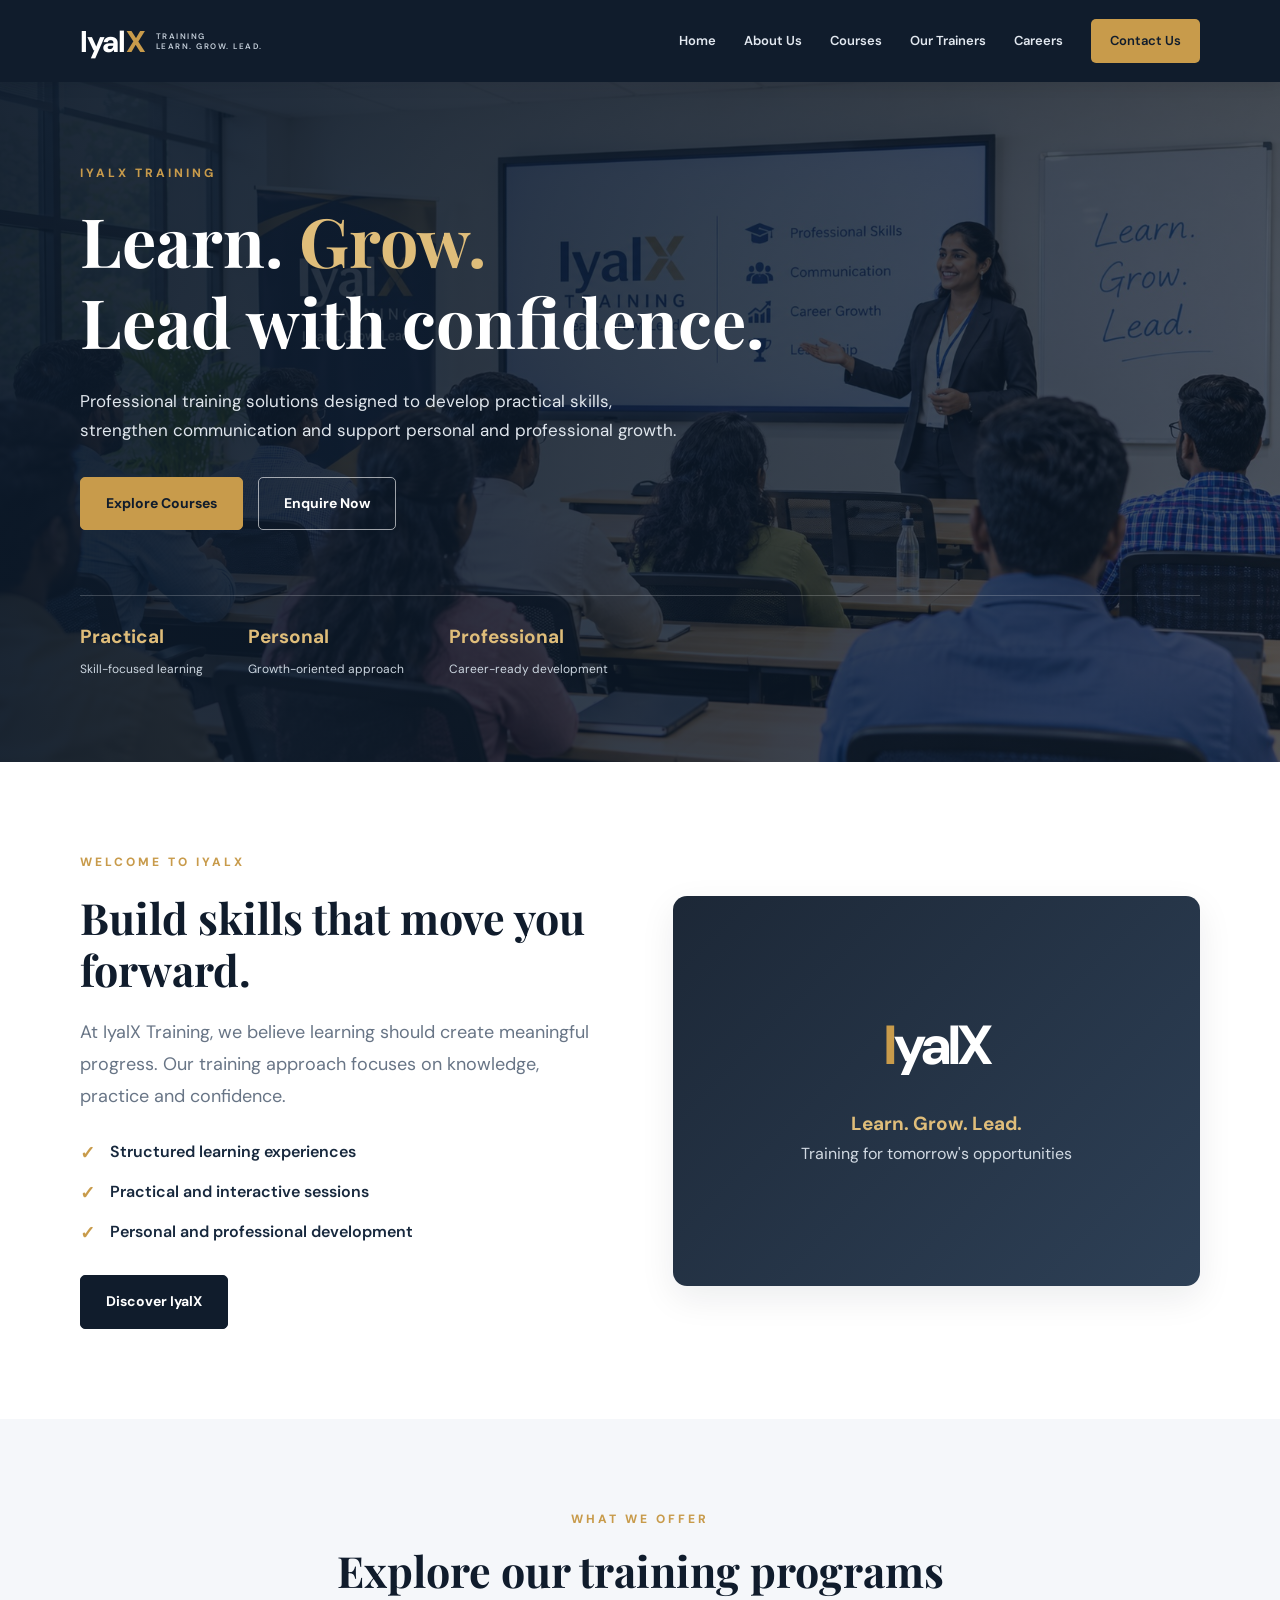
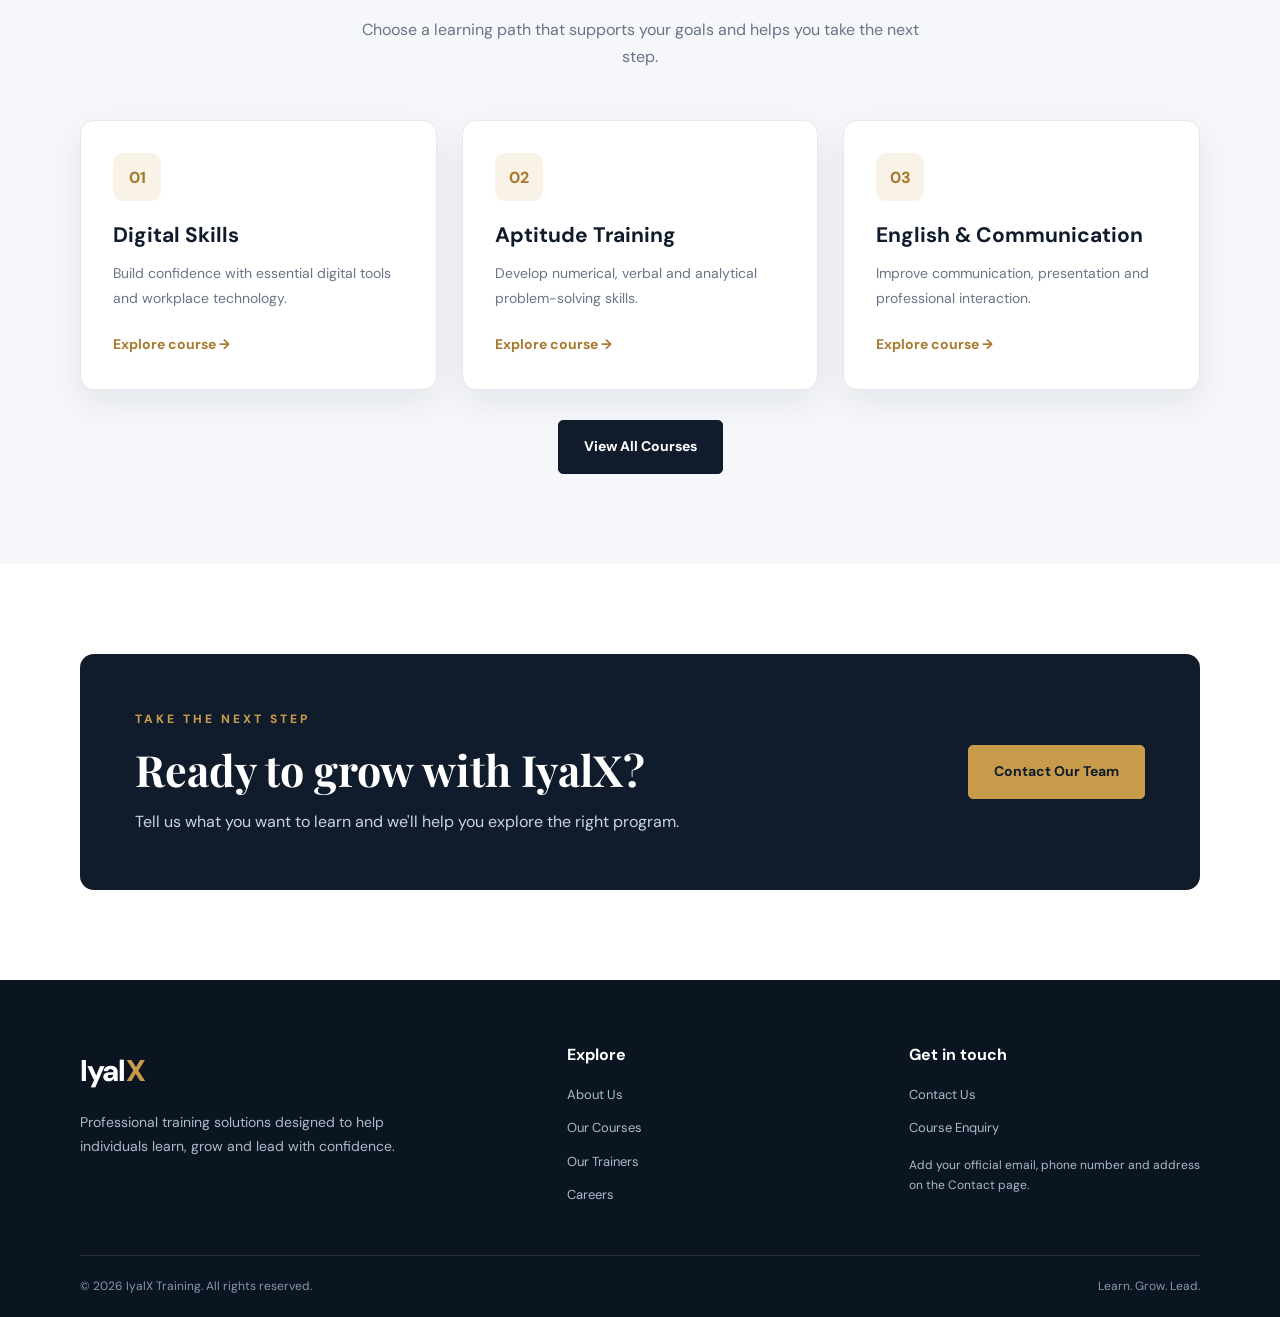
<file: index.html>
<!DOCTYPE html>
<html lang="en">
<head>
  <meta charset="UTF-8">
  <meta name="viewport" content="width=device-width, initial-scale=1.0">
  <meta name="description" content="IyalX Training offers professional training solutions to build skills, confidence and careers.">
  <meta name="theme-color" content="#101c2c">
  <title>Learn. Grow. Lead. | IyalX Training</title>
  <link rel="preconnect" href="https://fonts.googleapis.com">
  <link rel="preconnect" href="https://fonts.gstatic.com" crossorigin>
  <link href="https://fonts.googleapis.com/css2?family=DM+Sans:wght@400;500;600;700;800&family=Playfair+Display:wght@600;700&display=swap" rel="stylesheet">
  <link rel="stylesheet" href="style.css">
</head>
<body>

<header class="site-header">
  <div class="container navbar">
    <a class="logo" href="index.html" aria-label="IyalX Training home">
      Iyal<span>X</span><small>TRAINING<br>LEARN. GROW. LEAD.</small>
    </a>
    <button class="menu-toggle" type="button" aria-label="Open menu"
      aria-expanded="false" aria-controls="primary-navigation">☰</button>
    <nav class="nav-menu" id="primary-navigation" aria-label="Main navigation">
      <a href="index.html">Home</a>
      <a href="about.html">About Us</a>
      <a href="courses.html">Courses</a>
      <a href="trainers.html">Our Trainers</a>
      <a href="careers.html">Careers</a>
      <a class="nav-cta" href="contact.html">Contact Us</a>
    </nav>
  </div>
</header>

<main>
  <section class="hero">
    <div class="container hero-content">
      <p class="eyebrow">IYALX TRAINING</p>
      <h1>Learn. <span>Grow.</span><br>Lead with confidence.</h1>
      <p>Professional training solutions designed to develop practical skills,
        strengthen communication and support personal and professional growth.</p>
      <div class="hero-actions">
        <a class="btn" href="courses.html">Explore Courses</a>
        <a class="btn btn-outline" href="contact.html">Enquire Now</a>
      </div>
      <div class="stat-strip">
        <div class="stat">
          <strong>Practical</strong>
          <span>Skill-focused learning</span>
        </div>
        <div class="stat">
          <strong>Personal</strong>
          <span>Growth-oriented approach</span>
        </div>
        <div class="stat">
          <strong>Professional</strong>
          <span>Career-ready development</span>
        </div>
      </div>
    </div>
  </section>

  <section class="section">
    <div class="container split">
      <div>
        <p class="eyebrow">WELCOME TO IYALX</p>
        <h2>Build skills that move you forward.</h2>
        <p class="lead">At IyalX Training, we believe learning should create meaningful progress.
          Our training approach focuses on knowledge, practice and confidence.</p>
        <ul class="check-list">
          <li>Structured learning experiences</li>
          <li>Practical and interactive sessions</li>
          <li>Personal and professional development</li>
        </ul>
        <a class="btn btn-dark" href="about.html">Discover IyalX</a>
      </div>
      <div class="visual-panel">
        <div>
          <div class="mark">IyalX</div>
          <strong>Learn. Grow. Lead.</strong>
          <p style="color:#d1d9e2">Training for tomorrow's opportunities</p>
        </div>
      </div>
    </div>
  </section>

  <section class="section section-soft">
    <div class="container">
      <div class="section-heading center">
        <p class="eyebrow">WHAT WE OFFER</p>
        <h2>Explore our training programs</h2>
        <p>Choose a learning path that supports your goals and helps you take the next step.</p>
      </div>
      <div class="grid grid-3">
        <article class="card course-card">
          <div class="icon-box">01</div>
          <h3>Digital Skills</h3>
          <p>Build confidence with essential digital tools and workplace technology.</p>
          <a class="course-link" href="courses.html">Explore course →</a>
        </article>
        <article class="card course-card">
          <div class="icon-box">02</div>
          <h3>Aptitude Training</h3>
          <p>Develop numerical, verbal and analytical problem-solving skills.</p>
          <a class="course-link" href="courses.html">Explore course →</a>
        </article>
        <article class="card course-card">
          <div class="icon-box">03</div>
          <h3>English & Communication</h3>
          <p>Improve communication, presentation and professional interaction.</p>
          <a class="course-link" href="courses.html">Explore course →</a>
        </article>
      </div>
      <div style="text-align:center;margin-top:30px">
        <a class="btn btn-dark" href="courses.html">View All Courses</a>
      </div>
    </div>
  </section>

  <section class="section">
    <div class="container">
      <div class="cta-band">
        <div>
          <p class="eyebrow">TAKE THE NEXT STEP</p>
          <h2>Ready to grow with IyalX?</h2>
          <p>Tell us what you want to learn and we'll help you explore the right program.</p>
        </div>
        <a class="btn" href="contact.html">Contact Our Team</a>
      </div>
    </div>
  </section>
</main>

<footer class="footer">
  <div class="container">
    <div class="footer-grid">
      <div>
        <a class="logo" href="index.html">Iyal<span>X</span></a>
        <p style="margin-top:15px;max-width:360px">
          Professional training solutions designed to help individuals
          learn, grow and lead with confidence.
        </p>
      </div>
      <div>
        <h3>Explore</h3>
        <div class="footer-links">
          <a href="about.html">About Us</a>
          <a href="courses.html">Our Courses</a>
          <a href="trainers.html">Our Trainers</a>
          <a href="careers.html">Careers</a>
        </div>
      </div>
      <div>
        <h3>Get in touch</h3>
        <div class="footer-links">
          <a href="contact.html">Contact Us</a>
          <a href="contact.html#enquiry">Course Enquiry</a>
        </div>
        <p class="small-note">Add your official email, phone number and address on the Contact page.</p>
      </div>
    </div>
    <div class="footer-bottom">
      <span>© <span data-year></span> IyalX Training. All rights reserved.</span>
      <span>Learn. Grow. Lead.</span>
    </div>
  </div>
</footer>

<script src="script.js" defer></script>
</body>
</html>
</file>
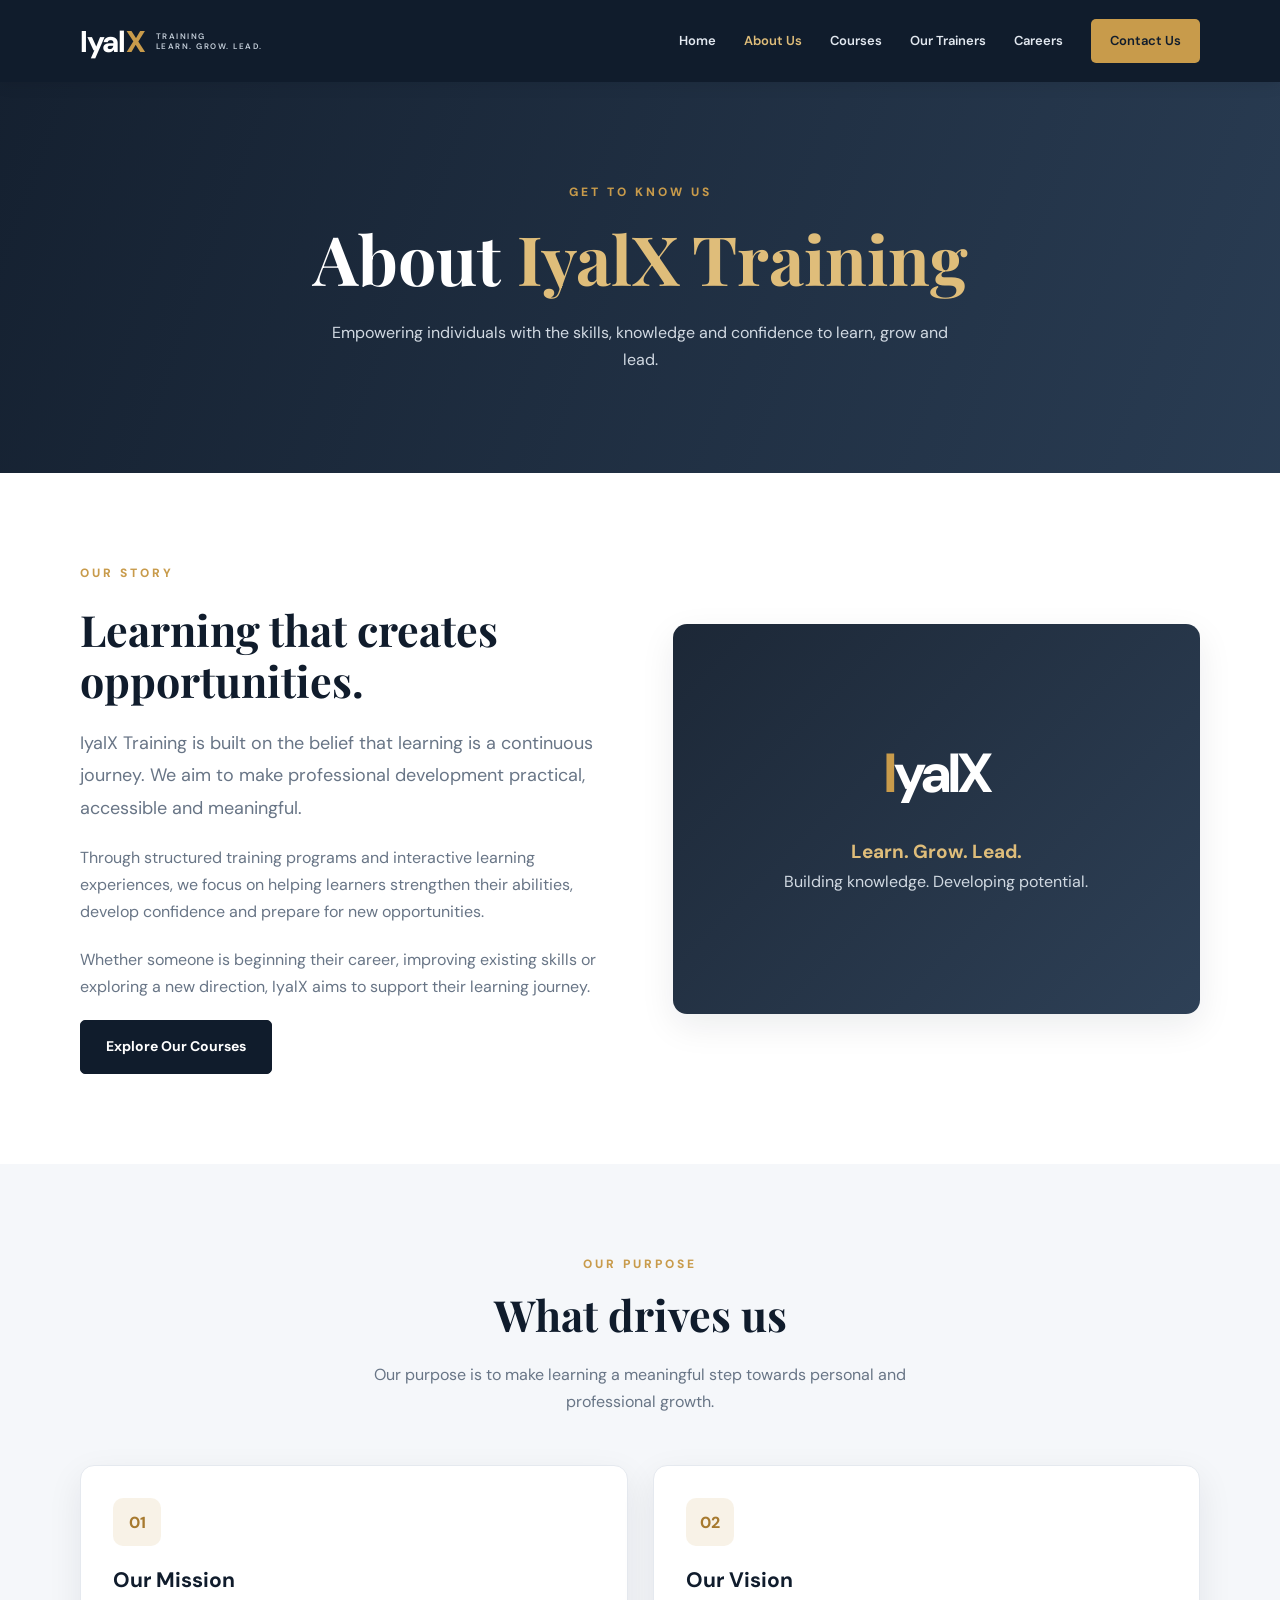
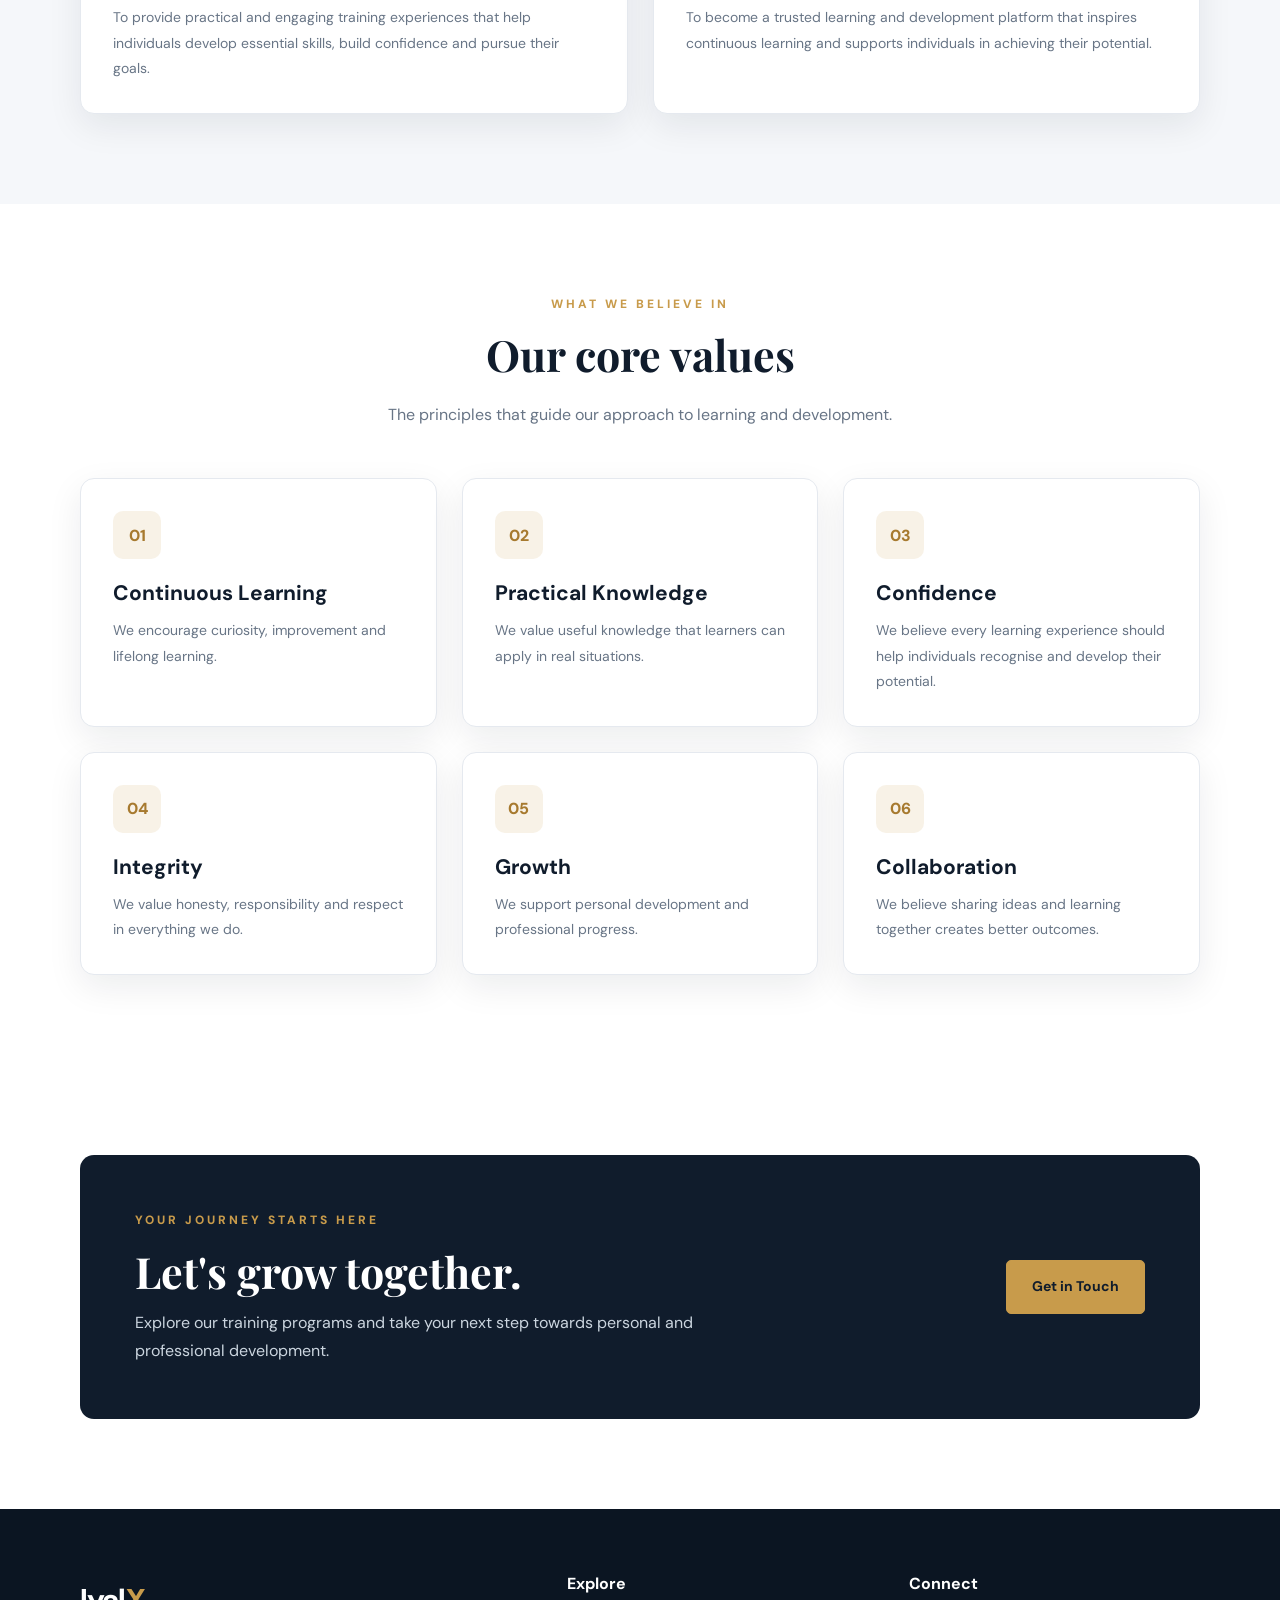
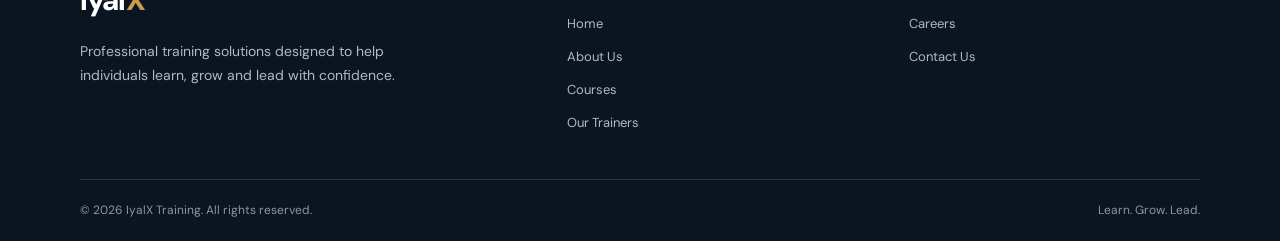
<file: about.html>
<!DOCTYPE html>
<html lang="en">
<head>
  <meta charset="UTF-8">
  <meta name="viewport" content="width=device-width, initial-scale=1.0">
  <meta name="description" content="Discover IyalX Training, our mission, vision and commitment to professional development.">
  <meta name="theme-color" content="#101c2c">
  <title>About Us | IyalX Training</title>

  <link rel="preconnect" href="https://fonts.googleapis.com">
  <link rel="preconnect" href="https://fonts.gstatic.com" crossorigin>
  <link href="https://fonts.googleapis.com/css2?family=DM+Sans:wght@400;500;600;700;800&family=Playfair+Display:wght@600;700&display=swap" rel="stylesheet">

  <link rel="stylesheet" href="style.css">
</head>

<body>

<header class="site-header">
  <div class="container navbar">

    <a class="logo" href="index.html">
      Iyal<span>X</span>
      <small>TRAINING<br>LEARN. GROW. LEAD.</small>
    </a>

    <button class="menu-toggle" type="button"
      aria-label="Open menu" aria-expanded="false"
      aria-controls="primary-navigation">☰</button>

    <nav class="nav-menu" id="primary-navigation" aria-label="Main navigation">
      <a href="index.html">Home</a>
      <a href="about.html" aria-current="page">About Us</a>
      <a href="courses.html">Courses</a>
      <a href="trainers.html">Our Trainers</a>
      <a href="careers.html">Careers</a>
      <a class="nav-cta" href="contact.html">Contact Us</a>
    </nav>

  </div>
</header>

<main>

  <!-- ABOUT HERO -->

  <section class="page-hero">
    <div class="container">
      <p class="eyebrow">GET TO KNOW US</p>
      <h1>About <span>IyalX Training</span></h1>
      <p>
        Empowering individuals with the skills, knowledge and confidence
        to learn, grow and lead.
      </p>
    </div>
  </section>


  <!-- OUR STORY -->

  <section class="section">
    <div class="container split">

      <div>
        <p class="eyebrow">OUR STORY</p>
        <h2>Learning that creates opportunities.</h2>

        <p class="lead">
          IyalX Training is built on the belief that learning is a
          continuous journey. We aim to make professional development
          practical, accessible and meaningful.
        </p>

        <p>
          Through structured training programs and interactive learning
          experiences, we focus on helping learners strengthen their
          abilities, develop confidence and prepare for new opportunities.
        </p>

        <p>
          Whether someone is beginning their career, improving existing
          skills or exploring a new direction, IyalX aims to support
          their learning journey.
        </p>

        <a href="courses.html" class="btn btn-dark">Explore Our Courses</a>
      </div>

      <div class="visual-panel">
        <div>
          <div class="mark">IyalX</div>
          <strong>Learn. Grow. Lead.</strong>
          <p style="color:#d1d9e2">
            Building knowledge. Developing potential.
          </p>
        </div>
      </div>

    </div>
  </section>


  <!-- MISSION AND VISION -->

  <section class="section section-soft">
    <div class="container">

      <div class="section-heading center">
        <p class="eyebrow">OUR PURPOSE</p>
        <h2>What drives us</h2>
        <p>
          Our purpose is to make learning a meaningful step towards
          personal and professional growth.
        </p>
      </div>

      <div class="grid grid-2">

        <article class="card">
          <div class="icon-box">01</div>
          <h3>Our Mission</h3>
          <p>
            To provide practical and engaging training experiences
            that help individuals develop essential skills, build
            confidence and pursue their goals.
          </p>
        </article>

        <article class="card">
          <div class="icon-box">02</div>
          <h3>Our Vision</h3>
          <p>
            To become a trusted learning and development platform
            that inspires continuous learning and supports individuals
            in achieving their potential.
          </p>
        </article>

      </div>

    </div>
  </section>


  <!-- OUR VALUES -->

  <section class="section">
    <div class="container">

      <div class="section-heading center">
        <p class="eyebrow">WHAT WE BELIEVE IN</p>
        <h2>Our core values</h2>
        <p>
          The principles that guide our approach to learning and development.
        </p>
      </div>

      <div class="grid grid-3">

        <article class="card">
          <div class="icon-box">01</div>
          <h3>Continuous Learning</h3>
          <p>
            We encourage curiosity, improvement and lifelong learning.
          </p>
        </article>

        <article class="card">
          <div class="icon-box">02</div>
          <h3>Practical Knowledge</h3>
          <p>
            We value useful knowledge that learners can apply in real situations.
          </p>
        </article>

        <article class="card">
          <div class="icon-box">03</div>
          <h3>Confidence</h3>
          <p>
            We believe every learning experience should help individuals
            recognise and develop their potential.
          </p>
        </article>

        <article class="card">
          <div class="icon-box">04</div>
          <h3>Integrity</h3>
          <p>
            We value honesty, responsibility and respect in everything we do.
          </p>
        </article>

        <article class="card">
          <div class="icon-box">05</div>
          <h3>Growth</h3>
          <p>
            We support personal development and professional progress.
          </p>
        </article>

        <article class="card">
          <div class="icon-box">06</div>
          <h3>Collaboration</h3>
          <p>
            We believe sharing ideas and learning together creates better outcomes.
          </p>
        </article>

      </div>

    </div>
  </section>


  <!-- CTA -->

  <section class="section">
    <div class="container">

      <div class="cta-band">
        <div>
          <p class="eyebrow">YOUR JOURNEY STARTS HERE</p>
          <h2>Let's grow together.</h2>
          <p>
            Explore our training programs and take your next step
            towards personal and professional development.
          </p>
        </div>

        <a href="contact.html" class="btn">Get in Touch</a>
      </div>

    </div>
  </section>

</main>


<!-- FOOTER -->

<footer class="footer">
  <div class="container">

    <div class="footer-grid">

      <div>
        <a class="logo" href="index.html">Iyal<span>X</span></a>
        <p style="margin-top:15px;max-width:360px">
          Professional training solutions designed to help individuals
          learn, grow and lead with confidence.
        </p>
      </div>

      <div>
        <h3>Explore</h3>
        <div class="footer-links">
          <a href="index.html">Home</a>
          <a href="about.html">About Us</a>
          <a href="courses.html">Courses</a>
          <a href="trainers.html">Our Trainers</a>
        </div>
      </div>

      <div>
        <h3>Connect</h3>
        <div class="footer-links">
          <a href="careers.html">Careers</a>
          <a href="contact.html">Contact Us</a>
        </div>
      </div>

    </div>

    <div class="footer-bottom">
      <span>© <span data-year></span> IyalX Training. All rights reserved.</span>
      <span>Learn. Grow. Lead.</span>
    </div>

  </div>
</footer>

<script src="script.js" defer></script>

</body>
</html>
</file>
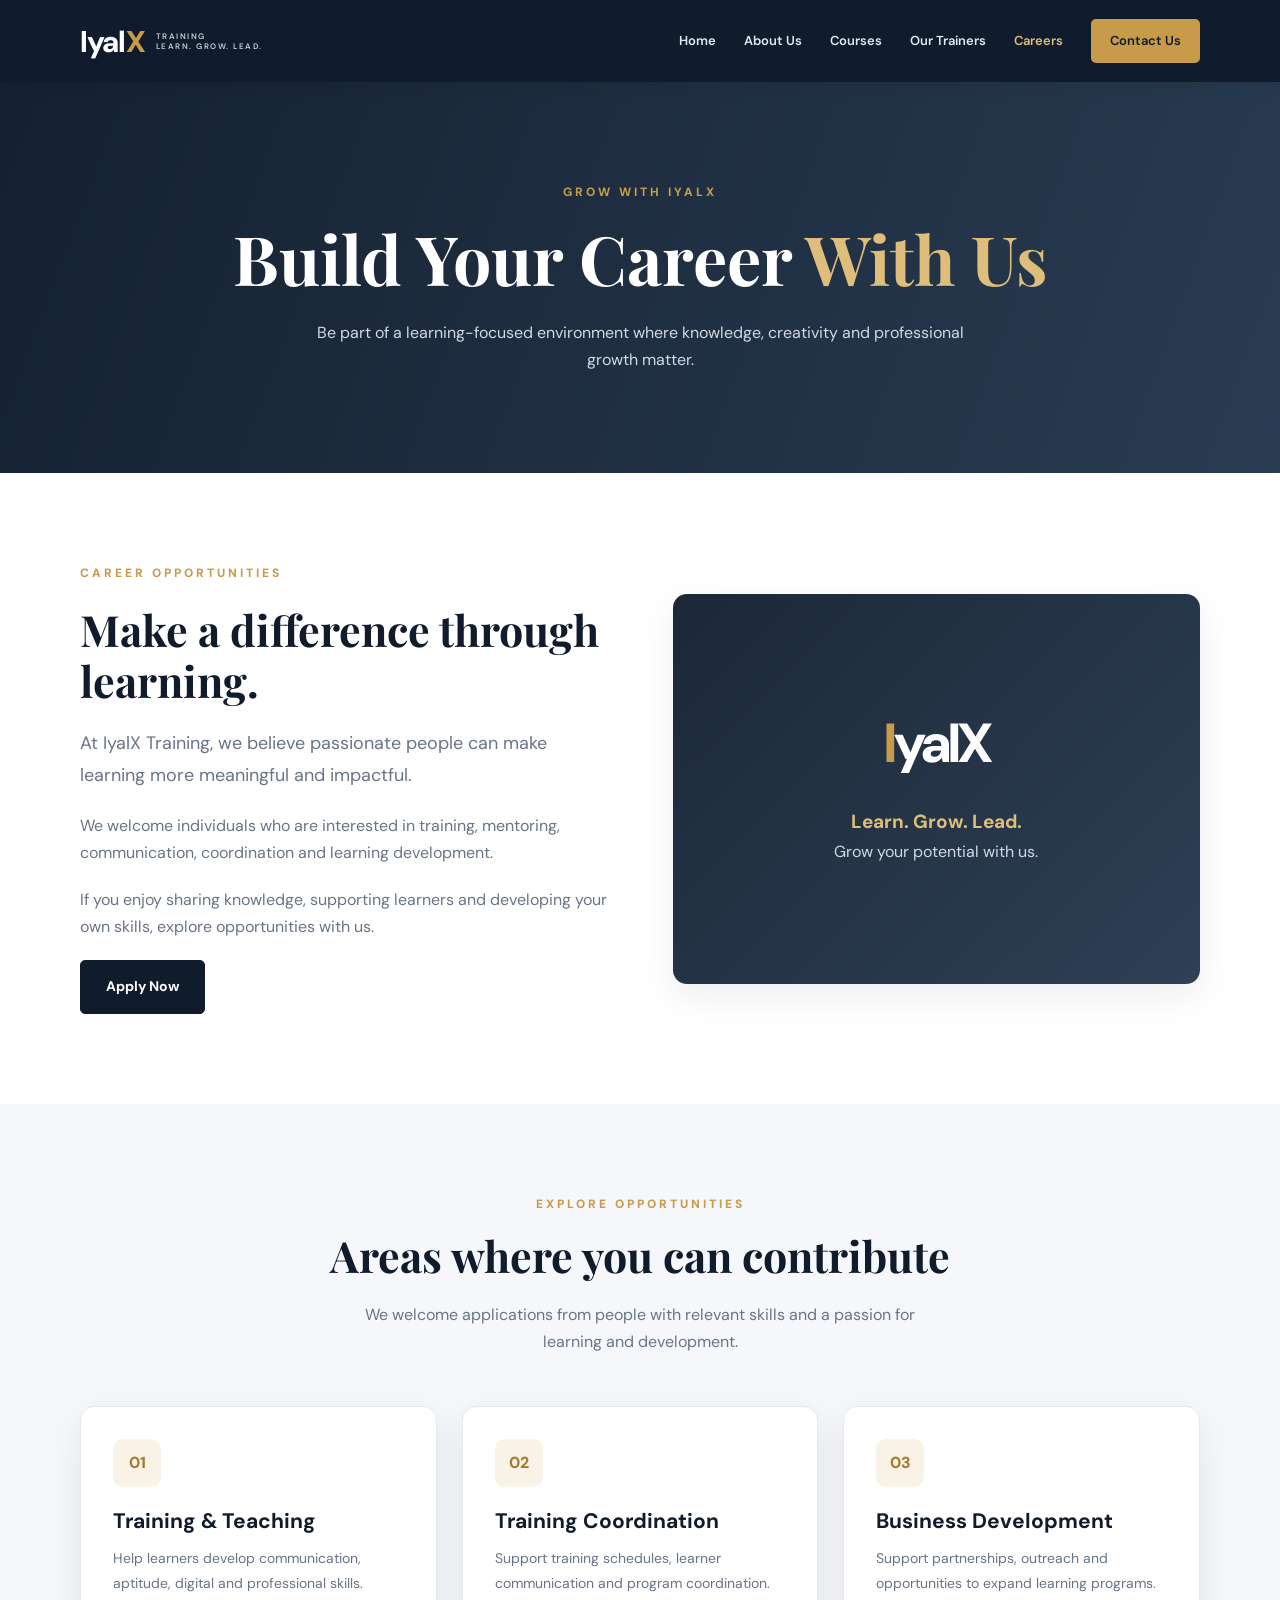
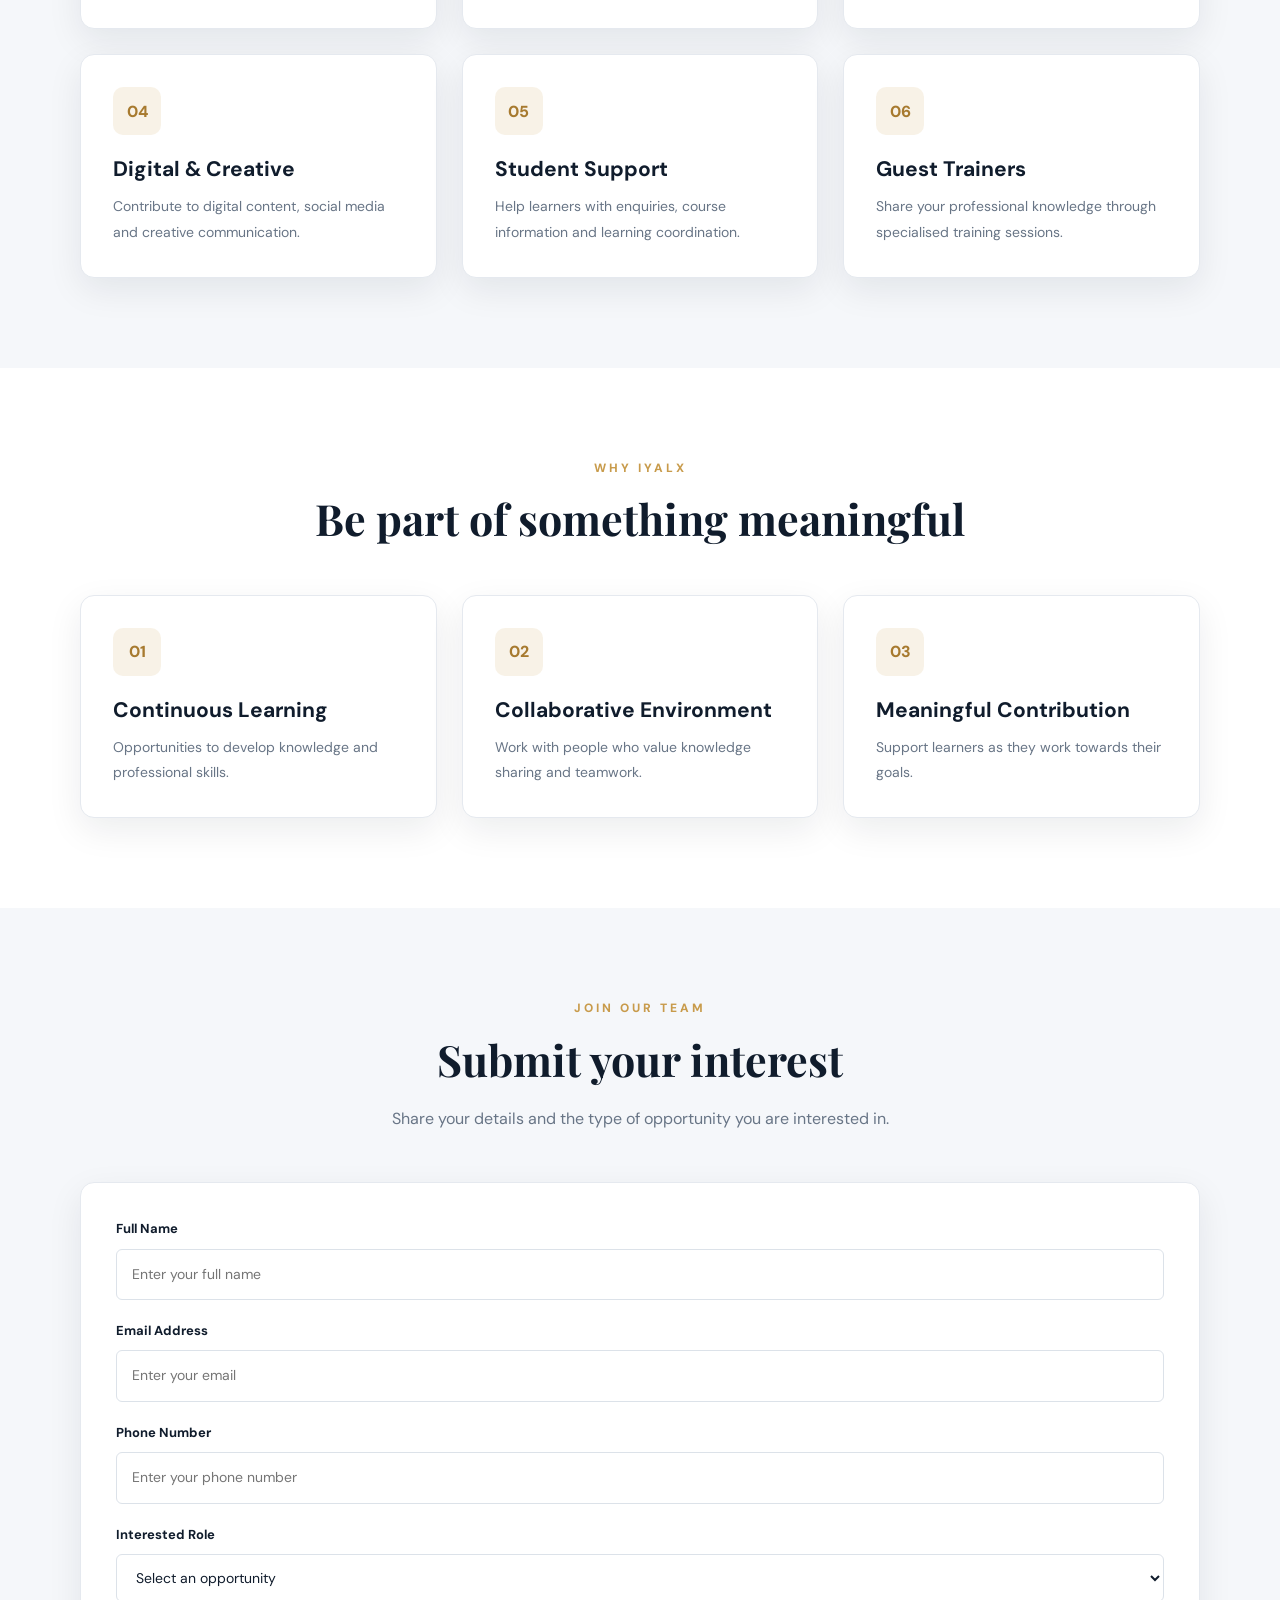
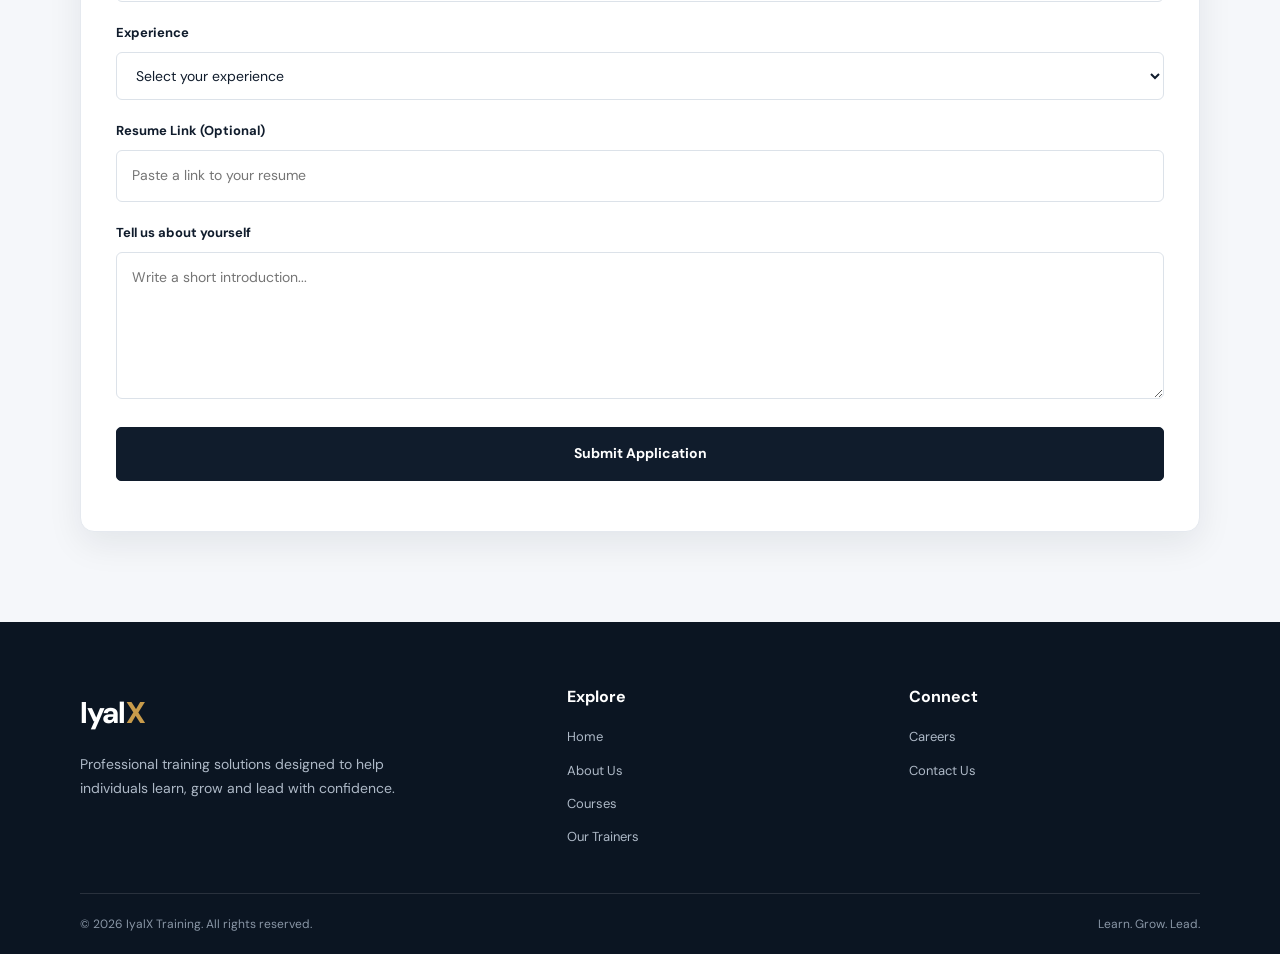
<file: careers.html>
<!DOCTYPE html>
<html lang="en">
<head>
  <meta charset="UTF-8">
  <meta name="viewport" content="width=device-width, initial-scale=1.0">
  <meta name="description" content="Explore career and trainer opportunities with IyalX Training.">
  <meta name="theme-color" content="#101c2c">
  <title>Careers | IyalX Training</title>

  <link rel="preconnect" href="https://fonts.googleapis.com">
  <link rel="preconnect" href="https://fonts.gstatic.com" crossorigin>
  <link href="https://fonts.googleapis.com/css2?family=DM+Sans:wght@400;500;600;700;800&family=Playfair+Display:wght@600;700&display=swap" rel="stylesheet">

  <link rel="stylesheet" href="style.css">
</head>

<body>

<header class="site-header">
  <div class="container navbar">

    <a class="logo" href="index.html">
      Iyal<span>X</span>
      <small>TRAINING<br>LEARN. GROW. LEAD.</small>
    </a>

    <button class="menu-toggle" type="button"
      aria-label="Open menu" aria-expanded="false"
      aria-controls="primary-navigation">☰</button>

    <nav class="nav-menu" id="primary-navigation" aria-label="Main navigation">
      <a href="index.html">Home</a>
      <a href="about.html">About Us</a>
      <a href="courses.html">Courses</a>
      <a href="trainers.html">Our Trainers</a>
      <a href="careers.html" aria-current="page">Careers</a>
      <a class="nav-cta" href="contact.html">Contact Us</a>
    </nav>

  </div>
</header>

<main>

  <!-- PAGE HERO -->

  <section class="page-hero">
    <div class="container">
      <p class="eyebrow">GROW WITH IYALX</p>
      <h1>Build Your Career <span>With Us</span></h1>
      <p>
        Be part of a learning-focused environment where knowledge,
        creativity and professional growth matter.
      </p>
    </div>
  </section>


  <!-- INTRODUCTION -->

  <section class="section">
    <div class="container split">

      <div>
        <p class="eyebrow">CAREER OPPORTUNITIES</p>
        <h2>Make a difference through learning.</h2>

        <p class="lead">
          At IyalX Training, we believe passionate people can make
          learning more meaningful and impactful.
        </p>

        <p>
          We welcome individuals who are interested in training,
          mentoring, communication, coordination and learning
          development.
        </p>

        <p>
          If you enjoy sharing knowledge, supporting learners and
          developing your own skills, explore opportunities with us.
        </p>

        <a href="#application" class="btn btn-dark">Apply Now</a>
      </div>

      <div class="visual-panel">
        <div>
          <div class="mark">IyalX</div>
          <strong>Learn. Grow. Lead.</strong>
          <p style="color:#d1d9e2">
            Grow your potential with us.
          </p>
        </div>
      </div>

    </div>
  </section>


  <!-- OPPORTUNITIES -->

  <section class="section section-soft">
    <div class="container">

      <div class="section-heading center">
        <p class="eyebrow">EXPLORE OPPORTUNITIES</p>
        <h2>Areas where you can contribute</h2>
        <p>
          We welcome applications from people with relevant
          skills and a passion for learning and development.
        </p>
      </div>

      <div class="grid grid-3">

        <article class="card">
          <div class="icon-box">01</div>
          <h3>Training & Teaching</h3>
          <p>
            Help learners develop communication, aptitude,
            digital and professional skills.
          </p>
        </article>

        <article class="card">
          <div class="icon-box">02</div>
          <h3>Training Coordination</h3>
          <p>
            Support training schedules, learner communication
            and program coordination.
          </p>
        </article>

        <article class="card">
          <div class="icon-box">03</div>
          <h3>Business Development</h3>
          <p>
            Support partnerships, outreach and opportunities
            to expand learning programs.
          </p>
        </article>

        <article class="card">
          <div class="icon-box">04</div>
          <h3>Digital & Creative</h3>
          <p>
            Contribute to digital content, social media
            and creative communication.
          </p>
        </article>

        <article class="card">
          <div class="icon-box">05</div>
          <h3>Student Support</h3>
          <p>
            Help learners with enquiries, course information
            and learning coordination.
          </p>
        </article>

        <article class="card">
          <div class="icon-box">06</div>
          <h3>Guest Trainers</h3>
          <p>
            Share your professional knowledge through
            specialised training sessions.
          </p>
        </article>

      </div>

    </div>
  </section>


  <!-- WHY JOIN US -->

  <section class="section">
    <div class="container">

      <div class="section-heading center">
        <p class="eyebrow">WHY IYALX</p>
        <h2>Be part of something meaningful</h2>
      </div>

      <div class="grid grid-3">

        <article class="card">
          <div class="icon-box">01</div>
          <h3>Continuous Learning</h3>
          <p>
            Opportunities to develop knowledge and professional skills.
          </p>
        </article>

        <article class="card">
          <div class="icon-box">02</div>
          <h3>Collaborative Environment</h3>
          <p>
            Work with people who value knowledge sharing and teamwork.
          </p>
        </article>

        <article class="card">
          <div class="icon-box">03</div>
          <h3>Meaningful Contribution</h3>
          <p>
            Support learners as they work towards their goals.
          </p>
        </article>

      </div>

    </div>
  </section>


  <!-- APPLICATION FORM -->

  <section class="section section-soft" id="application">
    <div class="container">

      <div class="section-heading center">
        <p class="eyebrow">JOIN OUR TEAM</p>
        <h2>Submit your interest</h2>
        <p>
          Share your details and the type of opportunity
          you are interested in.
        </p>
      </div>

      <div class="form-card">

        <form id="careerForm">

          <div class="form-group">
            <label for="applicantName">Full Name</label>
            <input
              type="text"
              id="applicantName"
              name="name"
              placeholder="Enter your full name"
              required>
          </div>

          <div class="form-group">
            <label for="applicantEmail">Email Address</label>
            <input
              type="email"
              id="applicantEmail"
              name="email"
              placeholder="Enter your email"
              required>
          </div>

          <div class="form-group">
            <label for="applicantPhone">Phone Number</label>
            <input
              type="tel"
              id="applicantPhone"
              name="phone"
              placeholder="Enter your phone number"
              required>
          </div>

          <div class="form-group">
            <label for="jobRole">Interested Role</label>
            <select id="jobRole" name="role" required>
              <option value="">Select an opportunity</option>
              <option value="Trainer">Trainer</option>
              <option value="Training Coordinator">Training Coordinator</option>
              <option value="Business Development">Business Development</option>
              <option value="Digital and Creative">Digital & Creative</option>
              <option value="Student Support">Student Support</option>
              <option value="Guest Trainer">Guest Trainer</option>
              <option value="Other">Other</option>
            </select>
          </div>

          <div class="form-group">
            <label for="experience">Experience</label>
            <select id="experience" name="experience" required>
              <option value="">Select your experience</option>
              <option value="Fresher">Fresher</option>
              <option value="1-2 Years">1–2 Years</option>
              <option value="3-5 Years">3–5 Years</option>
              <option value="5+ Years">5+ Years</option>
            </select>
          </div>

          <div class="form-group">
            <label for="resumeLink">Resume Link (Optional)</label>
            <input
              type="url"
              id="resumeLink"
              name="resume"
              placeholder="Paste a link to your resume">
          </div>

          <div class="form-group">
            <label for="applicantMessage">Tell us about yourself</label>
            <textarea
              id="applicantMessage"
              name="message"
              rows="5"
              placeholder="Write a short introduction..."
              required></textarea>
          </div>

          <button type="submit" class="btn btn-dark">
            Submit Application
          </button>

          <p id="careerMessage" class="form-message" aria-live="polite"></p>

        </form>

      </div>

    </div>
  </section>

</main>


<!-- FOOTER -->

<footer class="footer">
  <div class="container">

    <div class="footer-grid">

      <div>
        <a class="logo" href="index.html">Iyal<span>X</span></a>
        <p style="margin-top:15px;max-width:360px">
          Professional training solutions designed to help individuals
          learn, grow and lead with confidence.
        </p>
      </div>

      <div>
        <h3>Explore</h3>
        <div class="footer-links">
          <a href="index.html">Home</a>
          <a href="about.html">About Us</a>
          <a href="courses.html">Courses</a>
          <a href="trainers.html">Our Trainers</a>
        </div>
      </div>

      <div>
        <h3>Connect</h3>
        <div class="footer-links">
          <a href="careers.html">Careers</a>
          <a href="contact.html">Contact Us</a>
        </div>
      </div>

    </div>

    <div class="footer-bottom">
      <span>© <span data-year></span> IyalX Training. All rights reserved.</span>
      <span>Learn. Grow. Lead.</span>
    </div>

  </div>
</footer>

<script src="script.js" defer></script>

</body>
</html>
</file>
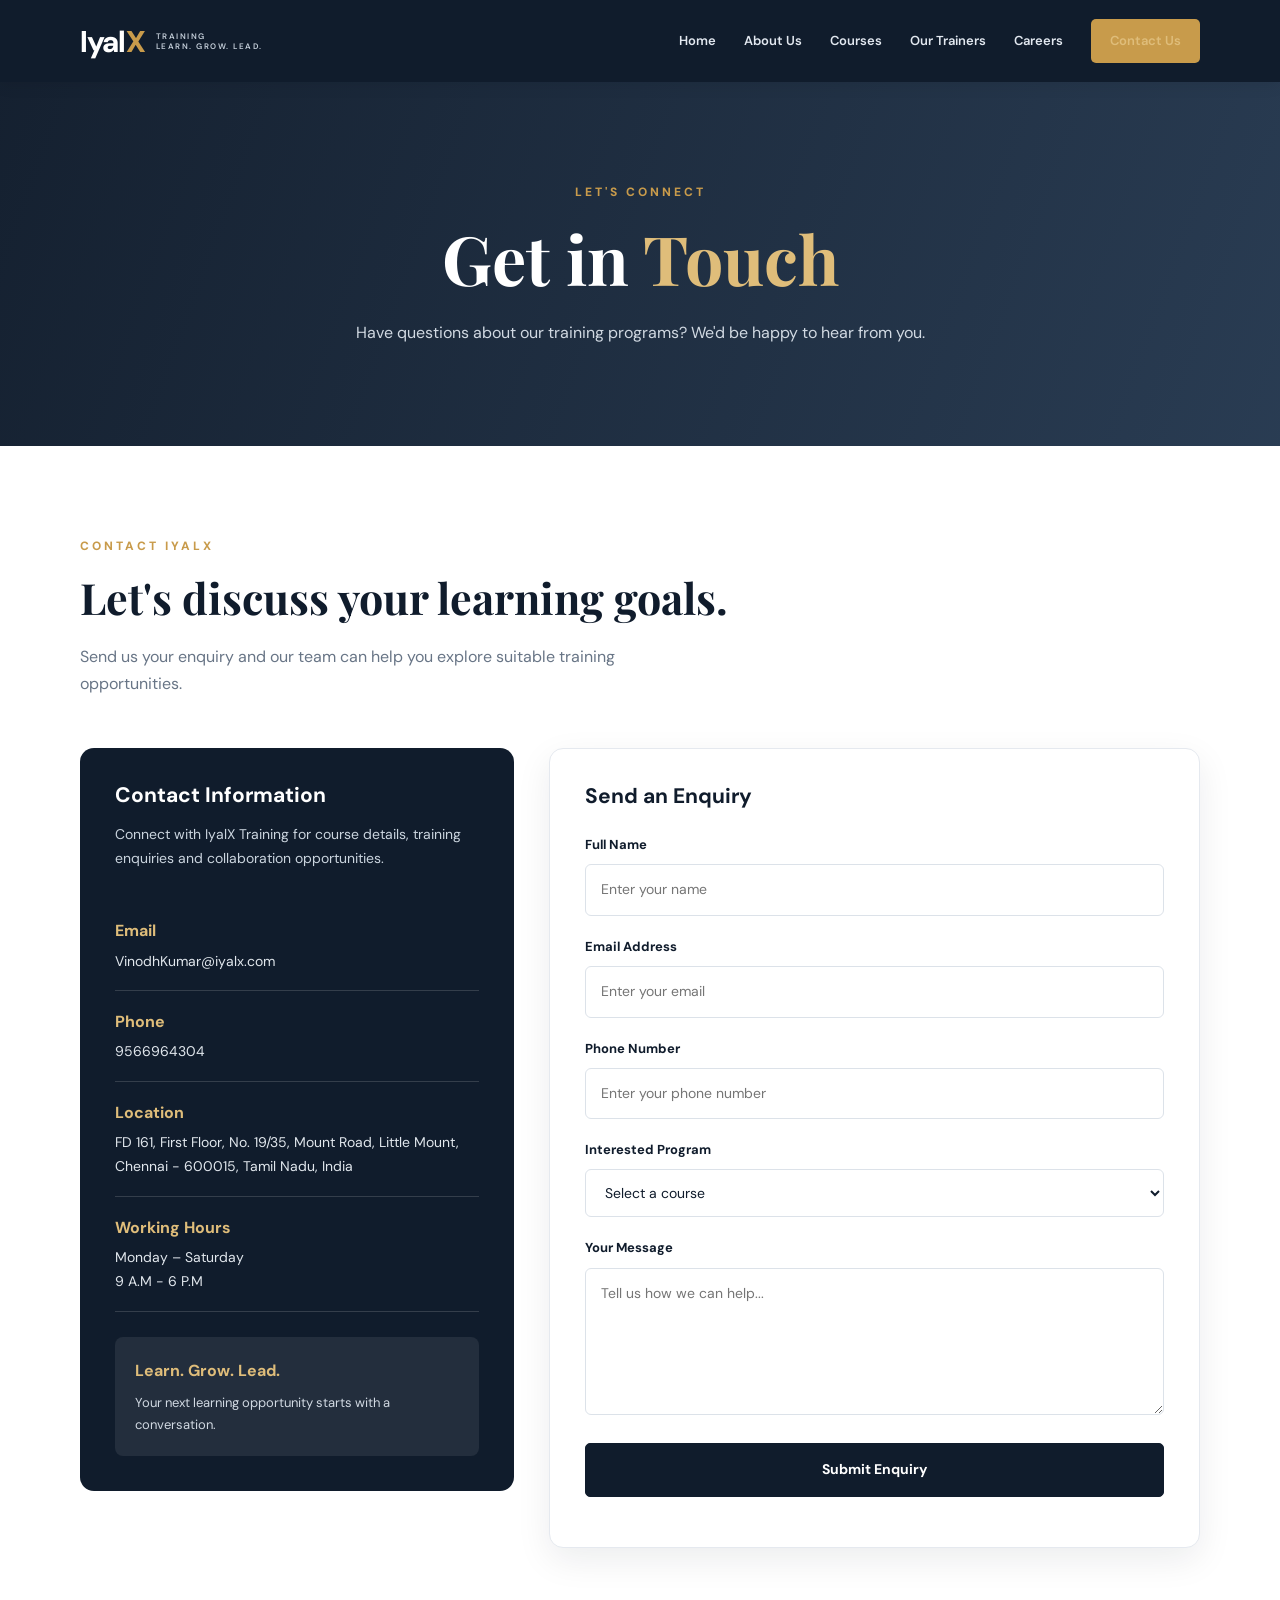
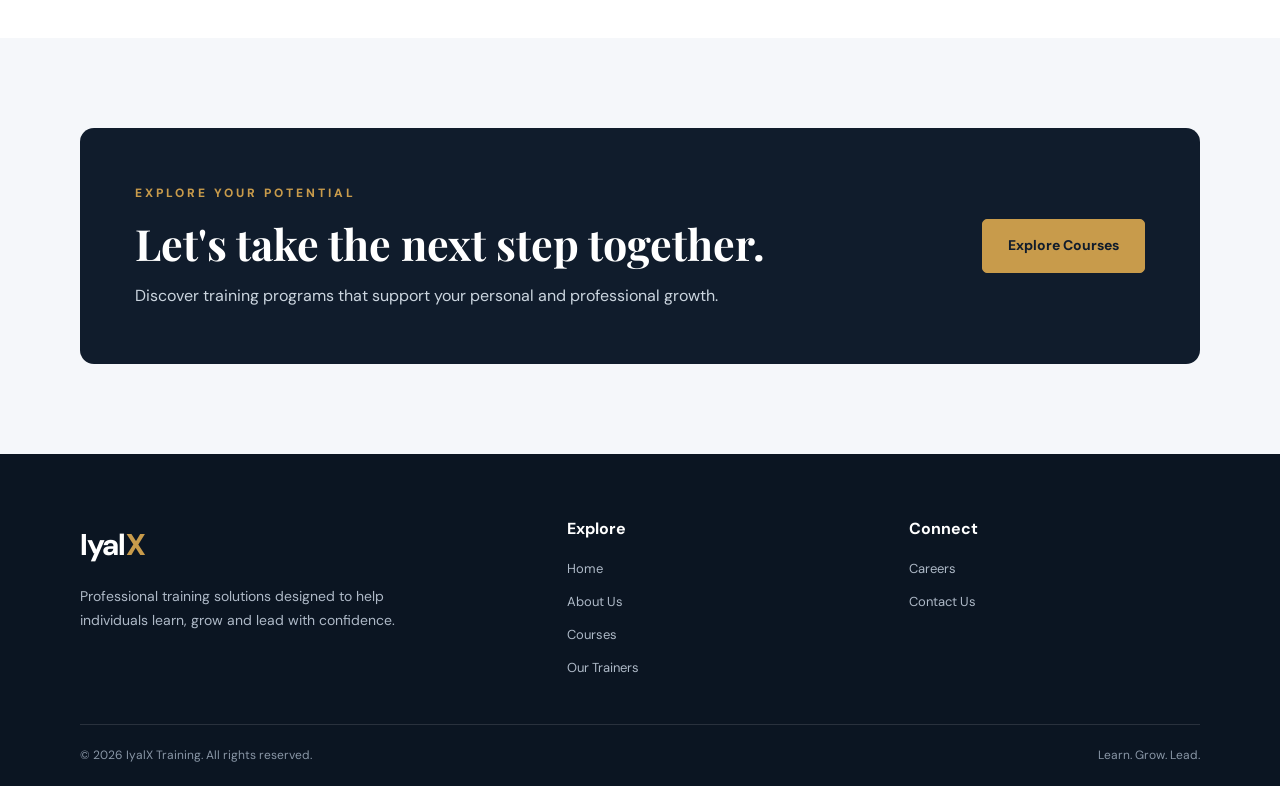
<file: contact.html>
<!DOCTYPE html>
<html lang="en">
<head>
  <meta charset="UTF-8">
  <meta name="viewport" content="width=device-width, initial-scale=1.0">
  <meta name="description" content="Contact IyalX Training for course enquiries, training programs and professional development.">
  <meta name="theme-color" content="#101c2c">
  <title>Contact Us | IyalX Training</title>

  <link rel="preconnect" href="https://fonts.googleapis.com">
  <link rel="preconnect" href="https://fonts.gstatic.com" crossorigin>
  <link href="https://fonts.googleapis.com/css2?family=DM+Sans:wght@400;500;600;700;800&family=Playfair+Display:wght@600;700&display=swap" rel="stylesheet">

  <link rel="stylesheet" href="style.css">
</head>

<body>

<header class="site-header">
  <div class="container navbar">

    <a class="logo" href="index.html">
      Iyal<span>X</span>
      <small>TRAINING<br>LEARN. GROW. LEAD.</small>
    </a>

    <button class="menu-toggle" type="button"
      aria-label="Open menu" aria-expanded="false"
      aria-controls="primary-navigation">☰</button>

    <nav class="nav-menu" id="primary-navigation" aria-label="Main navigation">
      <a href="index.html">Home</a>
      <a href="about.html">About Us</a>
      <a href="courses.html">Courses</a>
      <a href="trainers.html">Our Trainers</a>
      <a href="careers.html">Careers</a>
      <a class="nav-cta" href="contact.html" aria-current="page">Contact Us</a>
    </nav>

  </div>
</header>

<main>

  <!-- PAGE HERO -->

  <section class="page-hero">
    <div class="container">
      <p class="eyebrow">LET'S CONNECT</p>
      <h1>Get in <span>Touch</span></h1>
      <p>
        Have questions about our training programs?
        We'd be happy to hear from you.
      </p>
    </div>
  </section>


  <!-- CONTACT SECTION -->

  <section class="section">
    <div class="container">

      <div class="section-heading">
        <p class="eyebrow">CONTACT IYALX</p>
        <h2>Let's discuss your learning goals.</h2>
        <p>
          Send us your enquiry and our team can help you
          explore suitable training opportunities.
        </p>
      </div>

      <div class="contact-layout">

        <!-- CONTACT DETAILS -->

        <div class="contact-info">

          <h3>Contact Information</h3>

          <p>
            Connect with IyalX Training for course details,
            training enquiries and collaboration opportunities.
          </p>

          <div class="contact-item">
            <strong>Email</strong>
            <p>VinodhKumar@iyalx.com</p>
          </div>

          <div class="contact-item">
            <strong>Phone</strong>
            <p>9566964304</p>
          </div>

          <div class="contact-item">
            <strong>Location</strong>
            <p>FD 161, First Floor, No. 19/35, Mount Road, Little Mount, Chennai - 600015, Tamil Nadu, India</p>
          </div>

          <div class="contact-item">
            <strong>Working Hours</strong>
            <p>Monday – Saturday</p> 
            <p>9 A.M - 6 P.M</p>
          </div>

          <div class="contact-note">
            <strong>Learn. Grow. Lead.</strong>
            <p>
              Your next learning opportunity starts with a conversation.
            </p>
          </div>

        </div>


        <!-- CONTACT FORM -->

        <div class="form-card" id="enquiry">

          <h3>Send an Enquiry</h3>

          <form id="contactForm">

            <div class="form-group">
              <label for="name">Full Name</label>
              <input
                type="text"
                id="name"
                name="name"
                placeholder="Enter your name"
                required>
            </div>

            <div class="form-group">
              <label for="email">Email Address</label>
              <input
                type="email"
                id="email"
                name="email"
                placeholder="Enter your email"
                required>
            </div>

            <div class="form-group">
              <label for="phone">Phone Number</label>
              <input
                type="tel"
                id="phone"
                name="phone"
                placeholder="Enter your phone number"
                required>
            </div>

            <div class="form-group">
              <label for="program">Interested Program</label>
              <select id="program" name="program" required>
                <option value="">Select a course</option>
                <option value="Professional Skills">Professional Skills</option>
                <option value="English & Communication">English & Communication</option>
                <option value="Personal Growth">Personal Growth</option>
                <option value="Digital Skills">Digital Skills</option>
                <option value="Aptitude Training">Aptitude Training</option>
                <option value="Logical Reasoning">Logical Reasoning</option>
                <option value="Leadership Development">Leadership Development</option>
                <option value="Corporate Training">Corporate Training</option>
                <option value="Other">Other Enquiry</option>
              </select>
            </div>

            <div class="form-group">
              <label for="message">Your Message</label>
              <textarea
                id="message"
                name="message"
                rows="5"
                placeholder="Tell us how we can help..."
                required></textarea>
            </div>

            <button type="submit" class="btn btn-dark">
              Submit Enquiry
            </button>

            <p id="formMessage" class="form-message" aria-live="polite"></p>

          </form>

        </div>

      </div>

    </div>
  </section>


  <!-- CTA -->

  <section class="section section-soft">
    <div class="container">

      <div class="cta-band">
        <div>
          <p class="eyebrow">EXPLORE YOUR POTENTIAL</p>
          <h2>Let's take the next step together.</h2>
          <p>
            Discover training programs that support your
            personal and professional growth.
          </p>
        </div>

        <a href="courses.html" class="btn">Explore Courses</a>
      </div>

    </div>
  </section>

</main>


<!-- FOOTER -->

<footer class="footer">
  <div class="container">

    <div class="footer-grid">

      <div>
        <a class="logo" href="index.html">Iyal<span>X</span></a>
        <p style="margin-top:15px;max-width:360px">
          Professional training solutions designed to help individuals
          learn, grow and lead with confidence.
        </p>
      </div>

      <div>
        <h3>Explore</h3>
        <div class="footer-links">
          <a href="index.html">Home</a>
          <a href="about.html">About Us</a>
          <a href="courses.html">Courses</a>
          <a href="trainers.html">Our Trainers</a>
        </div>
      </div>

      <div>
        <h3>Connect</h3>
        <div class="footer-links">
          <a href="careers.html">Careers</a>
          <a href="contact.html">Contact Us</a>
        </div>
      </div>

    </div>

    <div class="footer-bottom">
      <span>© <span data-year></span> IyalX Training. All rights reserved.</span>
      <span>Learn. Grow. Lead.</span>
    </div>

  </div>
</footer>

<script src="script.js" defer></script>

</body>
</html>
</file>
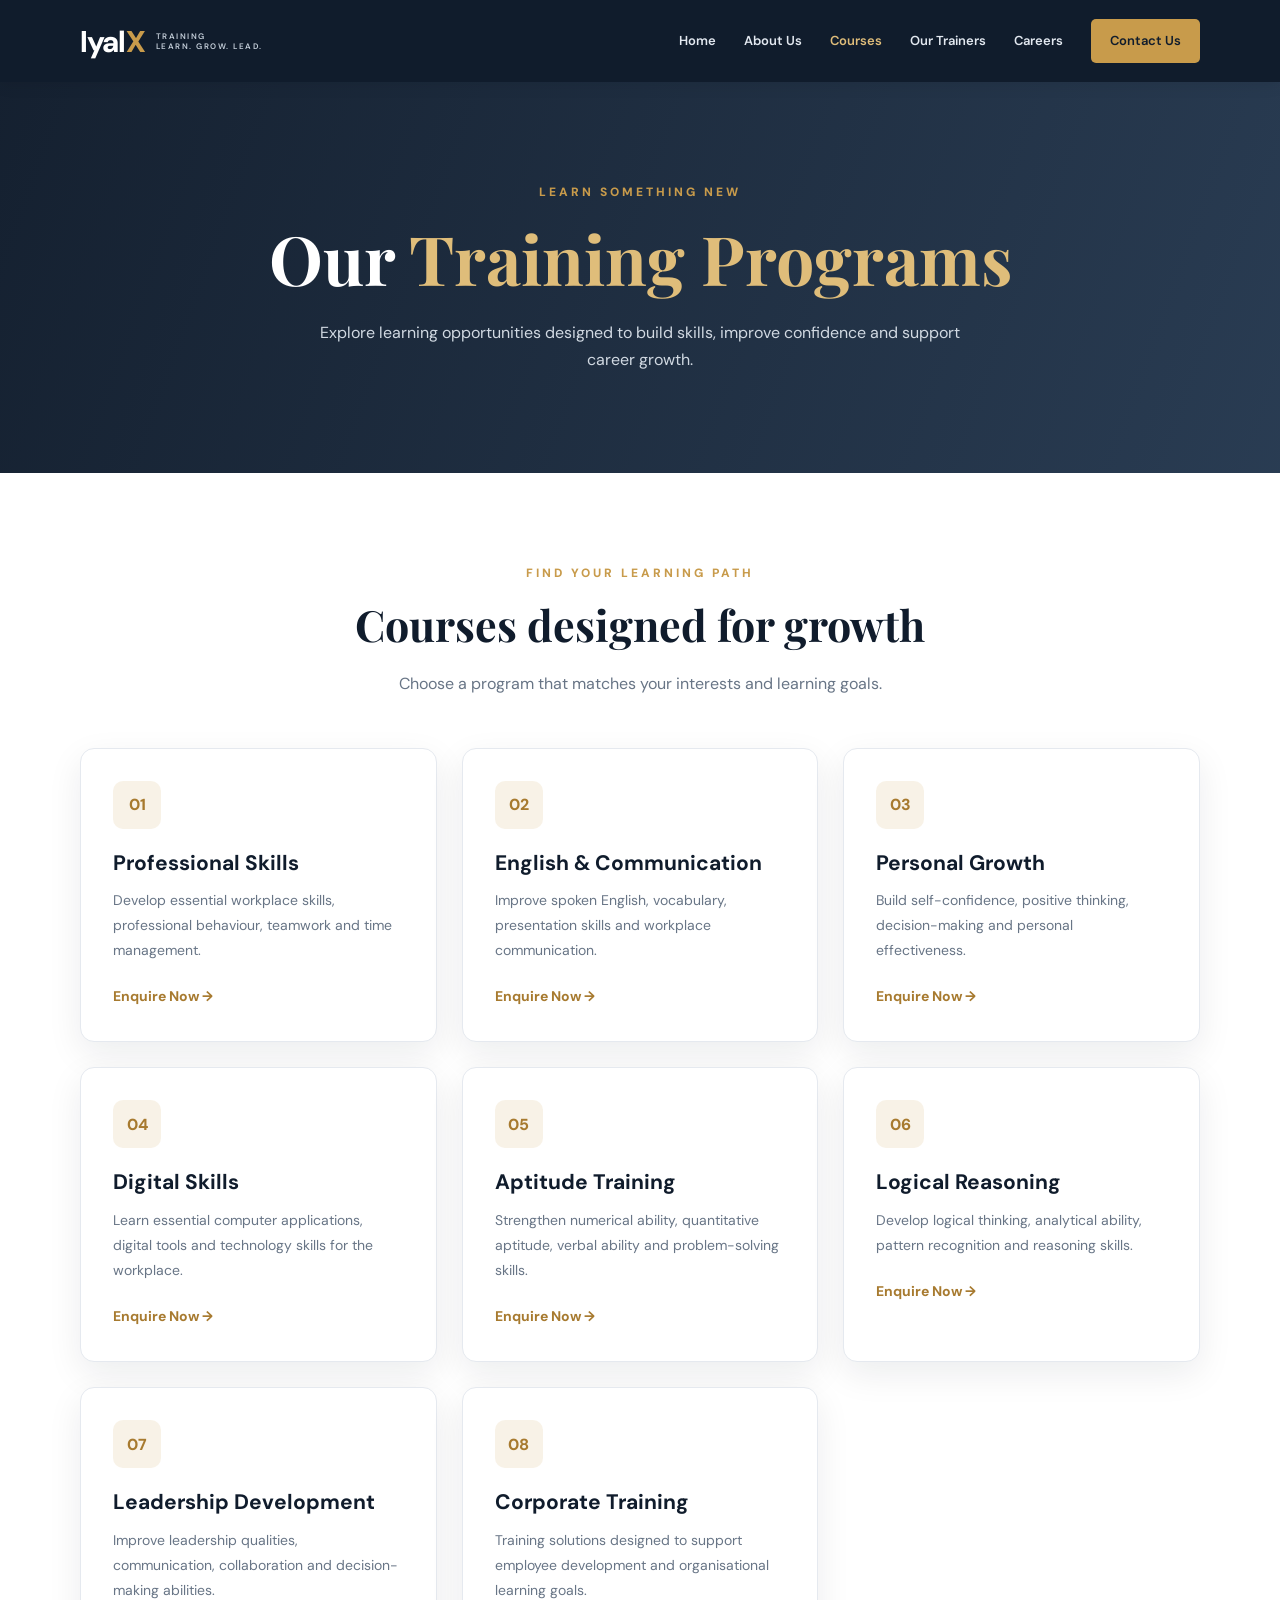
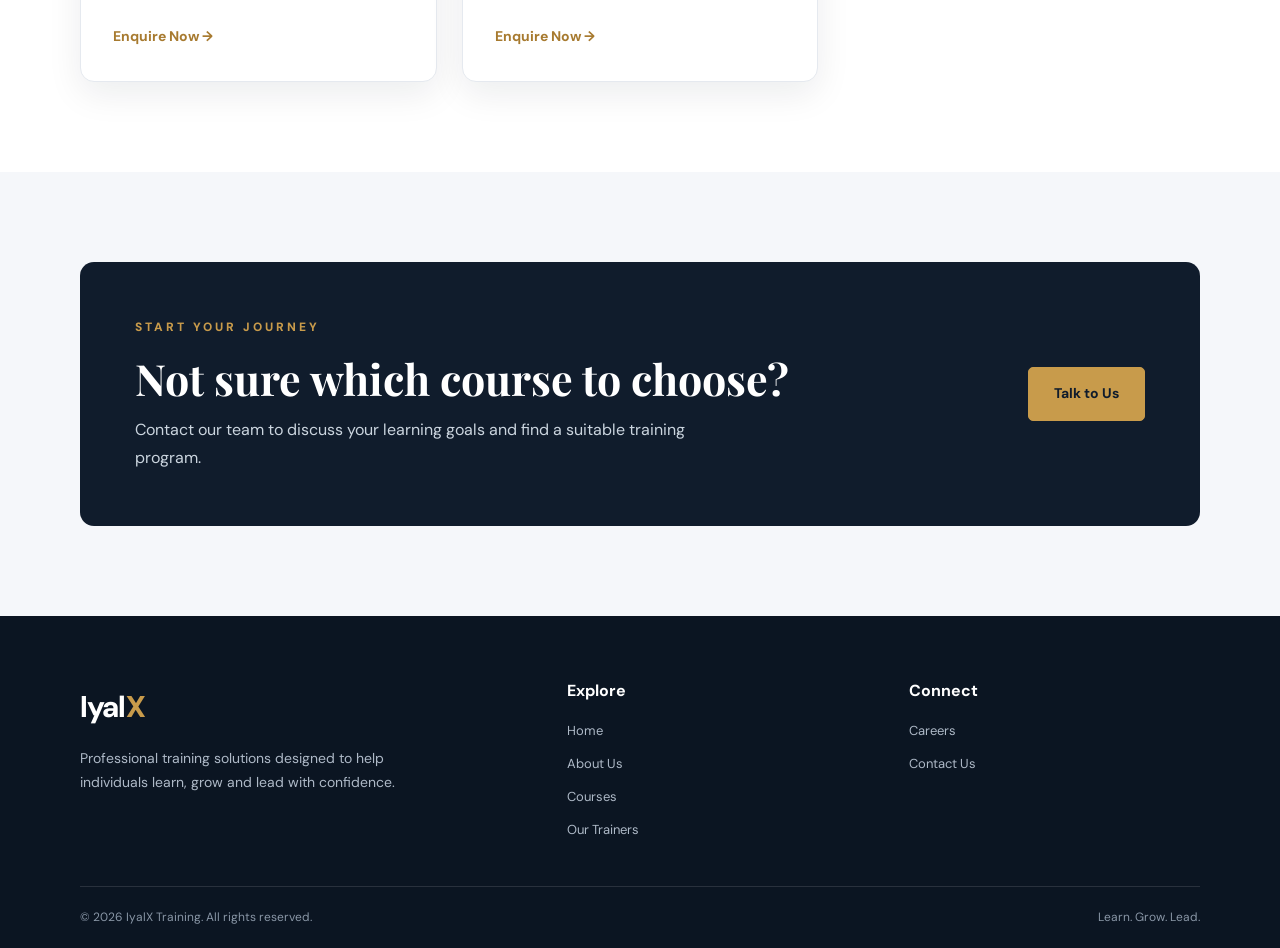
<file: courses.html>
<!DOCTYPE html>
<html lang="en">
<head>
  <meta charset="UTF-8">
  <meta name="viewport" content="width=device-width, initial-scale=1.0">
  <meta name="description" content="Explore professional development, digital skills, aptitude and communication courses at IyalX Training.">
  <meta name="theme-color" content="#101c2c">
  <title>Our Courses | IyalX Training</title>

  <link rel="preconnect" href="https://fonts.googleapis.com">
  <link rel="preconnect" href="https://fonts.gstatic.com" crossorigin>
  <link href="https://fonts.googleapis.com/css2?family=DM+Sans:wght@400;500;600;700;800&family=Playfair+Display:wght@600;700&display=swap" rel="stylesheet">

  <link rel="stylesheet" href="style.css">
</head>

<body>

<header class="site-header">
  <div class="container navbar">

    <a class="logo" href="index.html">
      Iyal<span>X</span>
      <small>TRAINING<br>LEARN. GROW. LEAD.</small>
    </a>

    <button class="menu-toggle" type="button"
      aria-label="Open menu" aria-expanded="false"
      aria-controls="primary-navigation">☰</button>

    <nav class="nav-menu" id="primary-navigation" aria-label="Main navigation">
      <a href="index.html">Home</a>
      <a href="about.html">About Us</a>
      <a href="courses.html" aria-current="page">Courses</a>
      <a href="trainers.html">Our Trainers</a>
      <a href="careers.html">Careers</a>
      <a class="nav-cta" href="contact.html">Contact Us</a>
    </nav>

  </div>
</header>

<main>

  <!-- PAGE HERO -->

  <section class="page-hero">
    <div class="container">
      <p class="eyebrow">LEARN SOMETHING NEW</p>
      <h1>Our <span>Training Programs</span></h1>
      <p>
        Explore learning opportunities designed to build skills,
        improve confidence and support career growth.
      </p>
    </div>
  </section>


  <!-- COURSE LIST -->

  <section class="section">
    <div class="container">

      <div class="section-heading center">
        <p class="eyebrow">FIND YOUR LEARNING PATH</p>
        <h2>Courses designed for growth</h2>
        <p>
          Choose a program that matches your interests and learning goals.
        </p>
      </div>

      <div class="grid grid-3">

        <!-- COURSE 1 -->

        <article class="card course-card">
          <div class="icon-box">01</div>
          <h3>Professional Skills</h3>
          <p>
            Develop essential workplace skills, professional behaviour,
            teamwork and time management.
          </p>
          <a class="course-link"
             href="contact.html?course=Professional%20Skills">
            Enquire Now →
          </a>
        </article>


        <!-- COURSE 2 -->

        <article class="card course-card">
          <div class="icon-box">02</div>
          <h3>English & Communication</h3>
          <p>
            Improve spoken English, vocabulary, presentation skills
            and workplace communication.
          </p>
          <a class="course-link"
             href="contact.html?course=English%20%26%20Communication">
            Enquire Now →
          </a>
        </article>


        <!-- COURSE 3 -->

        <article class="card course-card">
          <div class="icon-box">03</div>
          <h3>Personal Growth</h3>
          <p>
            Build self-confidence, positive thinking, decision-making
            and personal effectiveness.
          </p>
          <a class="course-link"
             href="contact.html?course=Personal%20Growth">
            Enquire Now →
          </a>
        </article>


        <!-- COURSE 4 -->

        <article class="card course-card">
          <div class="icon-box">04</div>
          <h3>Digital Skills</h3>
          <p>
            Learn essential computer applications, digital tools
            and technology skills for the workplace.
          </p>
          <a class="course-link"
             href="contact.html?course=Digital%20Skills">
            Enquire Now →
          </a>
        </article>


        <!-- COURSE 5 -->

        <article class="card course-card">
          <div class="icon-box">05</div>
          <h3>Aptitude Training</h3>
          <p>
            Strengthen numerical ability, quantitative aptitude,
            verbal ability and problem-solving skills.
          </p>
          <a class="course-link"
             href="contact.html?course=Aptitude%20Training">
            Enquire Now →
          </a>
        </article>


        <!-- COURSE 6 -->

        <article class="card course-card">
          <div class="icon-box">06</div>
          <h3>Logical Reasoning</h3>
          <p>
            Develop logical thinking, analytical ability,
            pattern recognition and reasoning skills.
          </p>
          <a class="course-link"
             href="contact.html?course=Logical%20Reasoning">
            Enquire Now →
          </a>
        </article>


        <!-- COURSE 7 -->

        <article class="card course-card">
          <div class="icon-box">07</div>
          <h3>Leadership Development</h3>
          <p>
            Improve leadership qualities, communication,
            collaboration and decision-making abilities.
          </p>
          <a class="course-link"
             href="contact.html?course=Leadership%20Development">
            Enquire Now →
          </a>
        </article>


        <!-- COURSE 8 -->

        <article class="card course-card">
          <div class="icon-box">08</div>
          <h3>Corporate Training</h3>
          <p>
            Training solutions designed to support employee
            development and organisational learning goals.
          </p>
          <a class="course-link"
             href="contact.html?course=Corporate%20Training">
            Enquire Now →
          </a>
        </article>

      </div>

    </div>
  </section>


  <!-- CTA -->

  <section class="section section-soft">
    <div class="container">

      <div class="cta-band">
        <div>
          <p class="eyebrow">START YOUR JOURNEY</p>
          <h2>Not sure which course to choose?</h2>
          <p>
            Contact our team to discuss your learning goals
            and find a suitable training program.
          </p>
        </div>

        <a href="contact.html" class="btn">Talk to Us</a>
      </div>

    </div>
  </section>

</main>


<!-- FOOTER -->

<footer class="footer">
  <div class="container">

    <div class="footer-grid">

      <div>
        <a class="logo" href="index.html">Iyal<span>X</span></a>
        <p style="margin-top:15px;max-width:360px">
          Professional training solutions designed to help individuals
          learn, grow and lead with confidence.
        </p>
      </div>

      <div>
        <h3>Explore</h3>
        <div class="footer-links">
          <a href="index.html">Home</a>
          <a href="about.html">About Us</a>
          <a href="courses.html">Courses</a>
          <a href="trainers.html">Our Trainers</a>
        </div>
      </div>

      <div>
        <h3>Connect</h3>
        <div class="footer-links">
          <a href="careers.html">Careers</a>
          <a href="contact.html">Contact Us</a>
        </div>
      </div>

    </div>

    <div class="footer-bottom">
      <span>© <span data-year></span> IyalX Training. All rights reserved.</span>
      <span>Learn. Grow. Lead.</span>
    </div>

  </div>
</footer>

<script src="script.js" defer></script>

</body>
</html>
</file>
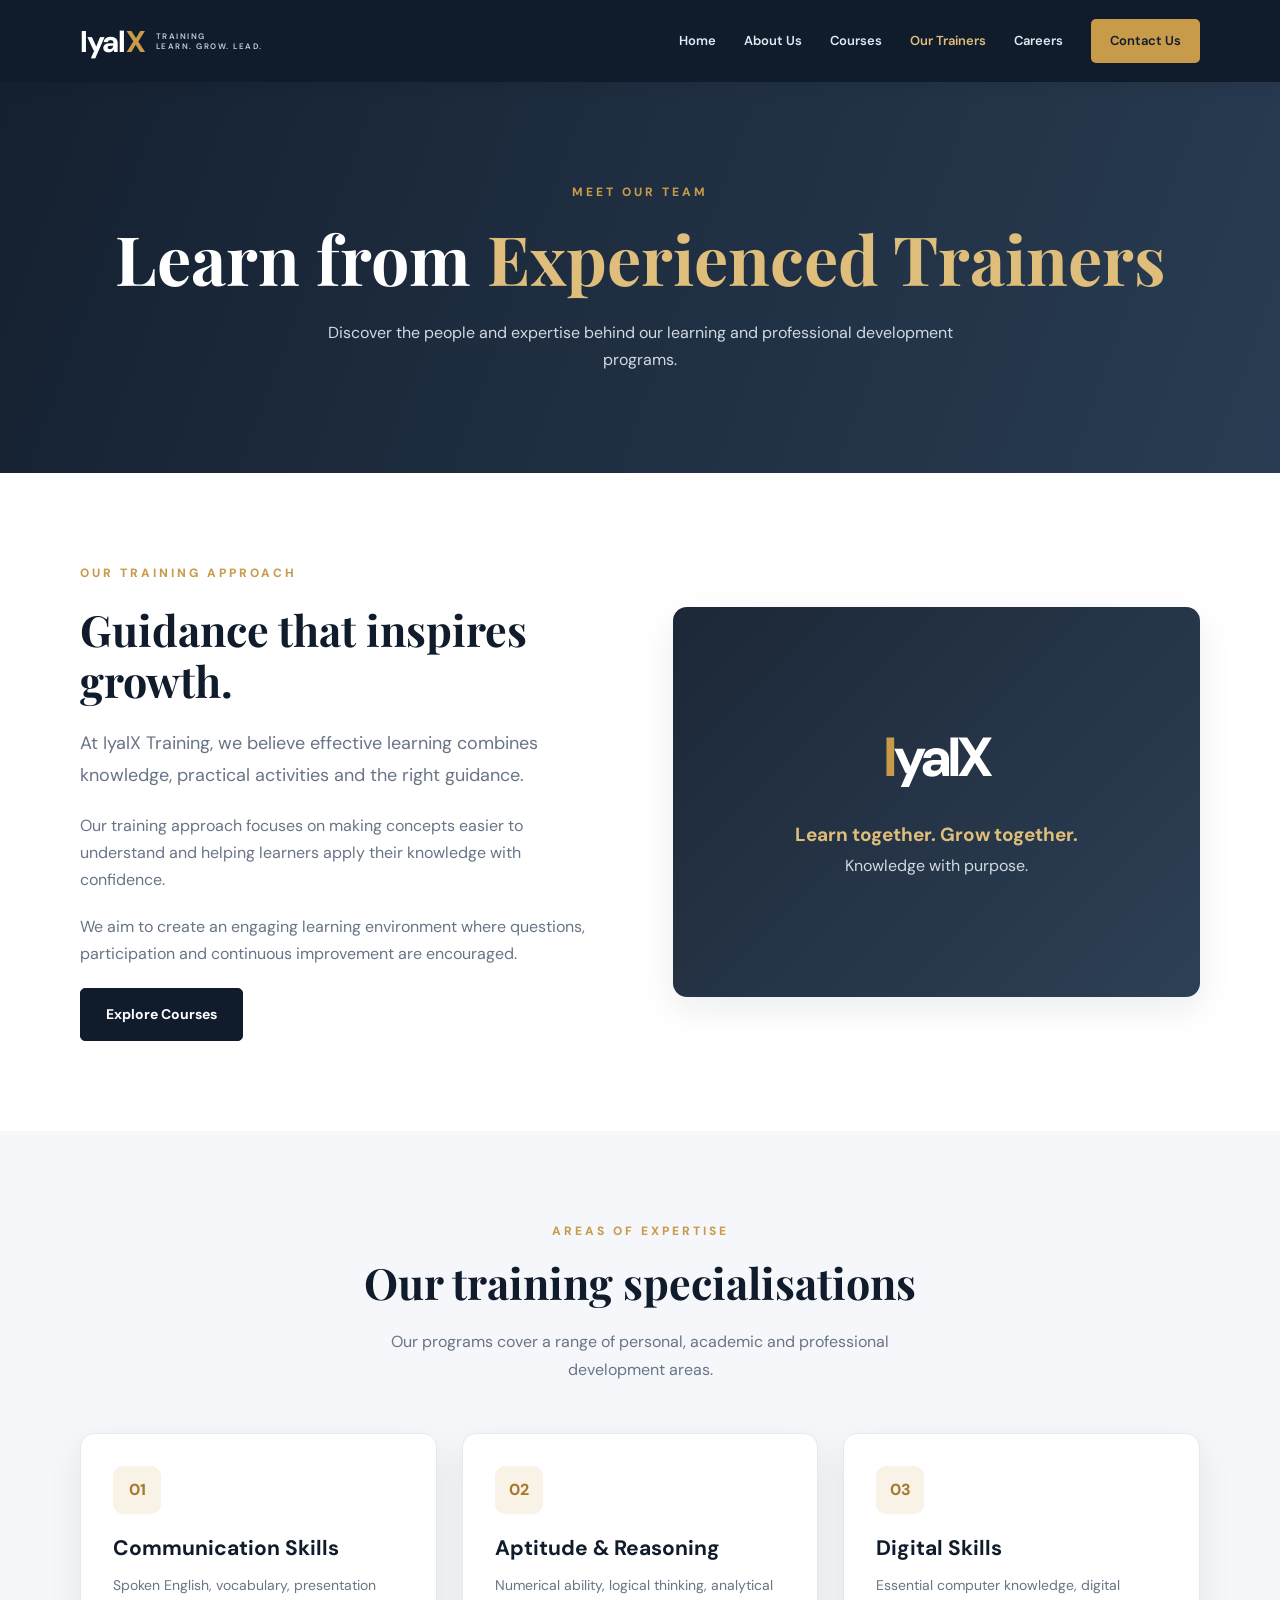
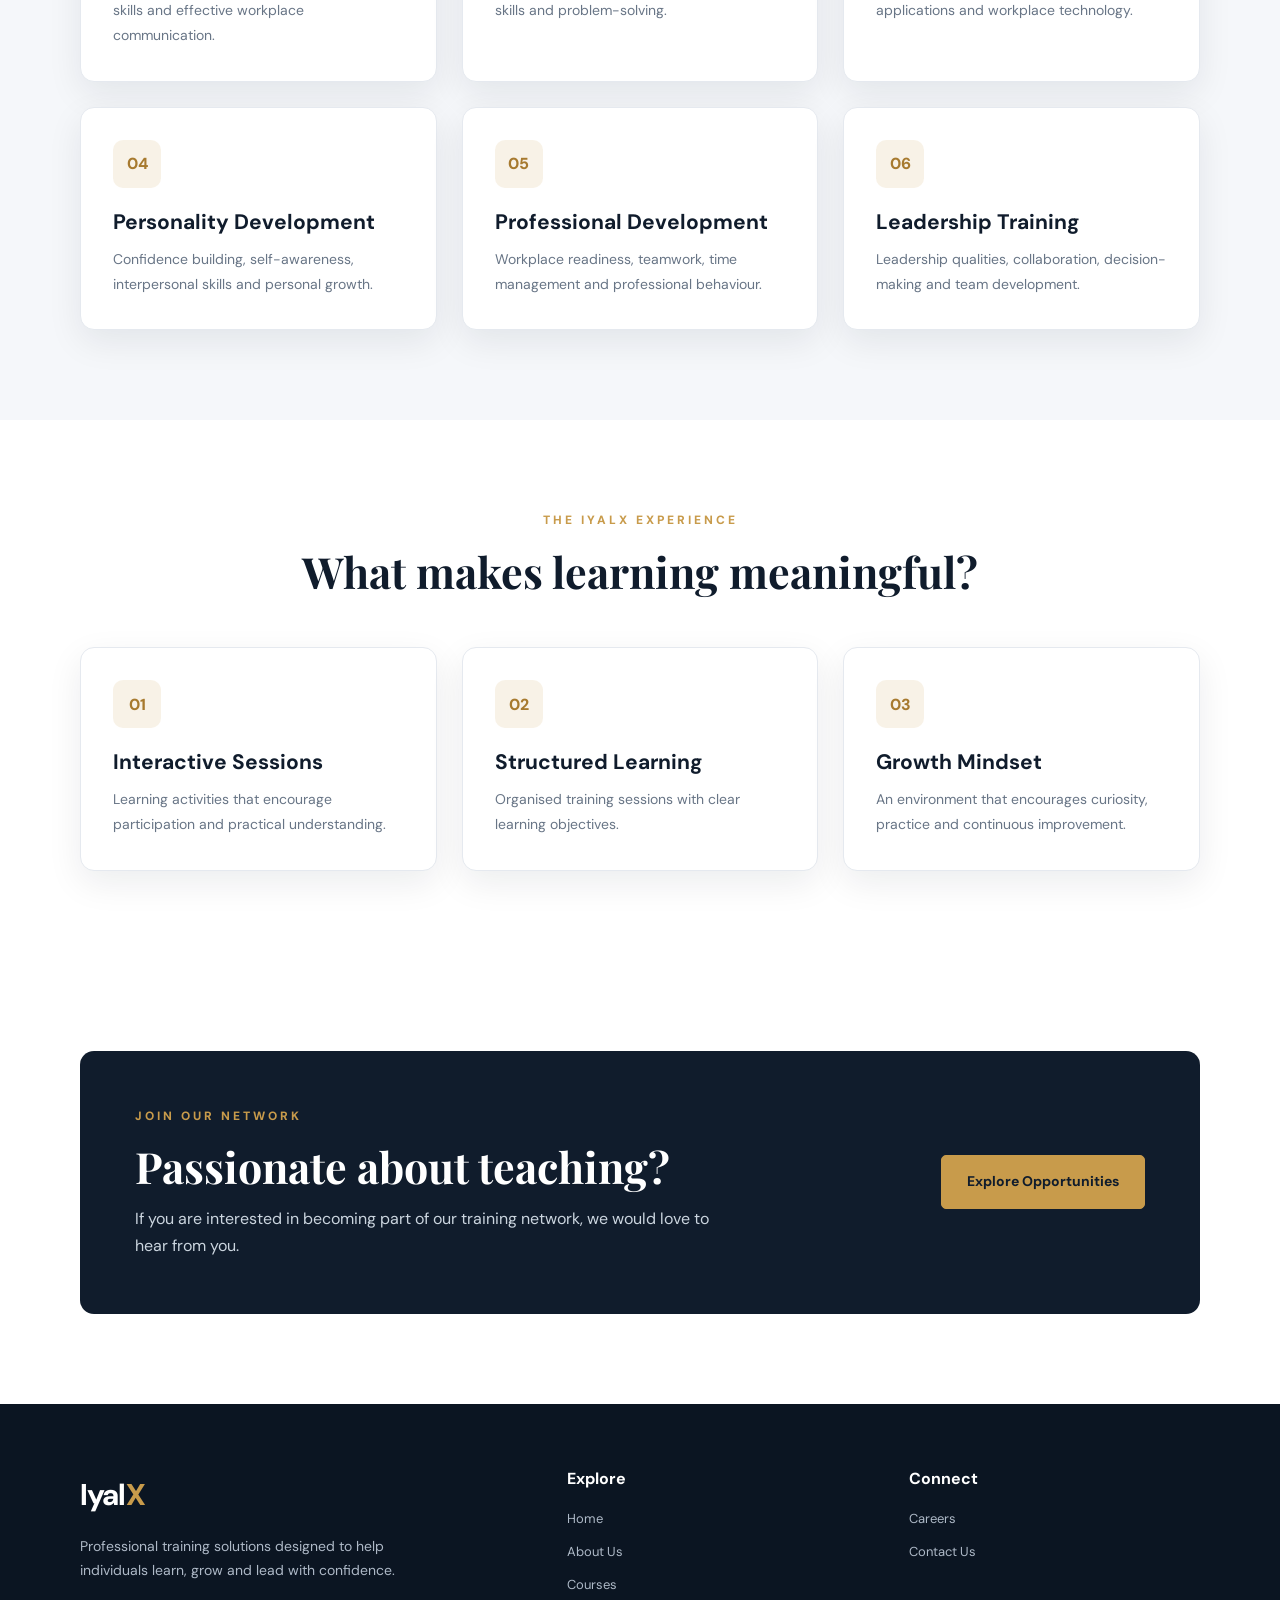
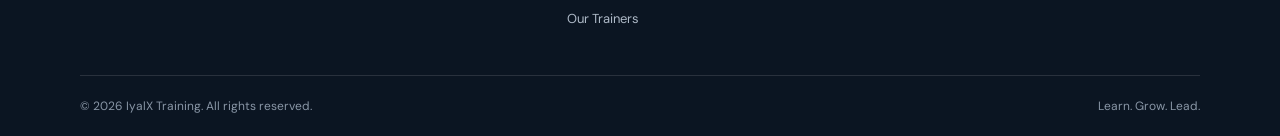
<file: trainers.html>
<!DOCTYPE html>
<html lang="en">
<head>
  <meta charset="UTF-8">
  <meta name="viewport" content="width=device-width, initial-scale=1.0">
  <meta name="description" content="Meet the training team at IyalX Training and explore our areas of expertise.">
  <meta name="theme-color" content="#101c2c">
  <title>Our Trainers | IyalX Training</title>

  <link rel="preconnect" href="https://fonts.googleapis.com">
  <link rel="preconnect" href="https://fonts.gstatic.com" crossorigin>
  <link href="https://fonts.googleapis.com/css2?family=DM+Sans:wght@400;500;600;700;800&family=Playfair+Display:wght@600;700&display=swap" rel="stylesheet">

  <link rel="stylesheet" href="style.css">
</head>

<body>

<header class="site-header">
  <div class="container navbar">

    <a class="logo" href="index.html">
      Iyal<span>X</span>
      <small>TRAINING<br>LEARN. GROW. LEAD.</small>
    </a>

    <button class="menu-toggle" type="button"
      aria-label="Open menu" aria-expanded="false"
      aria-controls="primary-navigation">☰</button>

    <nav class="nav-menu" id="primary-navigation" aria-label="Main navigation">
      <a href="index.html">Home</a>
      <a href="about.html">About Us</a>
      <a href="courses.html">Courses</a>
      <a href="trainers.html" aria-current="page">Our Trainers</a>
      <a href="careers.html">Careers</a>
      <a class="nav-cta" href="contact.html">Contact Us</a>
    </nav>

  </div>
</header>

<main>

  <!-- PAGE HERO -->

  <section class="page-hero">
    <div class="container">
      <p class="eyebrow">MEET OUR TEAM</p>
      <h1>Learn from <span>Experienced Trainers</span></h1>
      <p>
        Discover the people and expertise behind our learning
        and professional development programs.
      </p>
    </div>
  </section>


  <!-- TRAINING APPROACH -->

  <section class="section">
    <div class="container split">

      <div>
        <p class="eyebrow">OUR TRAINING APPROACH</p>
        <h2>Guidance that inspires growth.</h2>

        <p class="lead">
          At IyalX Training, we believe effective learning combines
          knowledge, practical activities and the right guidance.
        </p>

        <p>
          Our training approach focuses on making concepts easier
          to understand and helping learners apply their knowledge
          with confidence.
        </p>

        <p>
          We aim to create an engaging learning environment where
          questions, participation and continuous improvement are encouraged.
        </p>

        <a href="courses.html" class="btn btn-dark">Explore Courses</a>
      </div>

      <div class="visual-panel">
        <div>
          <div class="mark">IyalX</div>
          <strong>Learn together. Grow together.</strong>
          <p style="color:#d1d9e2">
            Knowledge with purpose.
          </p>
        </div>
      </div>

    </div>
  </section>


  <!-- TRAINER SPECIALISATIONS -->

  <section class="section section-soft">
    <div class="container">

      <div class="section-heading center">
        <p class="eyebrow">AREAS OF EXPERTISE</p>
        <h2>Our training specialisations</h2>
        <p>
          Our programs cover a range of personal, academic
          and professional development areas.
        </p>
      </div>

      <div class="grid grid-3">

        <article class="card">
          <div class="icon-box">01</div>
          <h3>Communication Skills</h3>
          <p>
            Spoken English, vocabulary, presentation skills
            and effective workplace communication.
          </p>
        </article>

        <article class="card">
          <div class="icon-box">02</div>
          <h3>Aptitude & Reasoning</h3>
          <p>
            Numerical ability, logical thinking,
            analytical skills and problem-solving.
          </p>
        </article>

        <article class="card">
          <div class="icon-box">03</div>
          <h3>Digital Skills</h3>
          <p>
            Essential computer knowledge, digital applications
            and workplace technology.
          </p>
        </article>

        <article class="card">
          <div class="icon-box">04</div>
          <h3>Personality Development</h3>
          <p>
            Confidence building, self-awareness,
            interpersonal skills and personal growth.
          </p>
        </article>

        <article class="card">
          <div class="icon-box">05</div>
          <h3>Professional Development</h3>
          <p>
            Workplace readiness, teamwork,
            time management and professional behaviour.
          </p>
        </article>

        <article class="card">
          <div class="icon-box">06</div>
          <h3>Leadership Training</h3>
          <p>
            Leadership qualities, collaboration,
            decision-making and team development.
          </p>
        </article>

      </div>

    </div>
  </section>


  <!-- WHY LEARN WITH US -->

  <section class="section">
    <div class="container">

      <div class="section-heading center">
        <p class="eyebrow">THE IYALX EXPERIENCE</p>
        <h2>What makes learning meaningful?</h2>
      </div>

      <div class="grid grid-3">

        <article class="card">
          <div class="icon-box">01</div>
          <h3>Interactive Sessions</h3>
          <p>
            Learning activities that encourage participation
            and practical understanding.
          </p>
        </article>

        <article class="card">
          <div class="icon-box">02</div>
          <h3>Structured Learning</h3>
          <p>
            Organised training sessions with clear learning objectives.
          </p>
        </article>

        <article class="card">
          <div class="icon-box">03</div>
          <h3>Growth Mindset</h3>
          <p>
            An environment that encourages curiosity,
            practice and continuous improvement.
          </p>
        </article>

      </div>

    </div>
  </section>


  <!-- JOIN OUR TEAM -->

  <section class="section">
    <div class="container">

      <div class="cta-band">
        <div>
          <p class="eyebrow">JOIN OUR NETWORK</p>
          <h2>Passionate about teaching?</h2>
          <p>
            If you are interested in becoming part of our
            training network, we would love to hear from you.
          </p>
        </div>

        <a href="careers.html" class="btn">Explore Opportunities</a>
      </div>

    </div>
  </section>

</main>


<!-- FOOTER -->

<footer class="footer">
  <div class="container">

    <div class="footer-grid">

      <div>
        <a class="logo" href="index.html">Iyal<span>X</span></a>
        <p style="margin-top:15px;max-width:360px">
          Professional training solutions designed to help individuals
          learn, grow and lead with confidence.
        </p>
      </div>

      <div>
        <h3>Explore</h3>
        <div class="footer-links">
          <a href="index.html">Home</a>
          <a href="about.html">About Us</a>
          <a href="courses.html">Courses</a>
          <a href="trainers.html">Our Trainers</a>
        </div>
      </div>

      <div>
        <h3>Connect</h3>
        <div class="footer-links">
          <a href="careers.html">Careers</a>
          <a href="contact.html">Contact Us</a>
        </div>
      </div>

    </div>

    <div class="footer-bottom">
      <span>© <span data-year></span> IyalX Training. All rights reserved.</span>
      <span>Learn. Grow. Lead.</span>
    </div>

  </div>
</footer>

<script src="script.js" defer></script>

</body>
</html>
</file>
<file: style.css>
/* =========================================
   IYALX TRAINING - MAIN STYLESHEET
   Learn. Grow. Lead.
========================================= */

/* GOOGLE FONTS
   DM Sans + Playfair Display
*/

/* =========================================
   1. ROOT VARIABLES
========================================= */

:root {
  --dark: #101c2c;
  --dark-blue: #17283d;
  --winter-blue: #1c3048;
  --gold: #c89b4b;
  --gold-light: #dfbd7a;

  --white: #ffffff;
  --light: #f5f7fa;
  --muted: #687586;
  --border: #e5e9ef;

  --shadow: 0 12px 35px rgba(16, 28, 44, 0.08);

  --radius: 14px;
  --transition: all 0.3s ease;
}


/* =========================================
   2. RESET AND GLOBAL STYLES
========================================= */

* {
  margin: 0;
  padding: 0;
  box-sizing: border-box;
}

html {
  scroll-behavior: smooth;
  scroll-padding-top: 90px;
}

body {
  font-family: "DM Sans", sans-serif;
  background: var(--white);
  color: var(--dark);
  line-height: 1.7;
  overflow-x: hidden;
}

img {
  max-width: 100%;
  display: block;
}

a {
  text-decoration: none;
  color: inherit;
}

button,
input,
select,
textarea {
  font: inherit;
}

button {
  cursor: pointer;
}

.container {
  width: min(1120px, 90%);
  margin: 0 auto;
}

.section {
  padding: 90px 0;
}

.section-soft {
  background: var(--light);
}


/* =========================================
   3. TYPOGRAPHY
========================================= */

h1,
h2,
h3,
h4 {
  line-height: 1.2;
  color: var(--dark);
}

h1,
h2 {
  font-family: "Playfair Display", serif;
}

h1 {
  font-size: clamp(40px, 6vw, 68px);
  font-weight: 700;
}

h2 {
  font-size: clamp(30px, 4vw, 43px);
  margin-bottom: 20px;
}

h3 {
  font-size: 21px;
  margin-bottom: 12px;
}

p {
  color: var(--muted);
  margin-bottom: 15px;
}

.lead {
  font-size: 18px;
  line-height: 1.8;
}

.eyebrow {
  color: var(--gold);
  font-size: 12px;
  font-weight: 800;
  letter-spacing: 3px;
  text-transform: uppercase;
  margin-bottom: 15px;
}

.section-heading {
  max-width: 700px;
  margin-bottom: 50px;
}

.section-heading > p {
  max-width: 580px;
}

.center {
  margin-left: auto;
  margin-right: auto;
  text-align: center;
}

.center .eyebrow {
  text-align: center;
}

.center > p {
  margin-left: auto;
  margin-right: auto;
}


/* =========================================
   4. HEADER AND NAVIGATION
========================================= */

.site-header {
  background: var(--dark);
  position: sticky;
  top: 0;
  z-index: 1000;
  width: 100%;
  box-shadow: 0 3px 15px rgba(0, 0, 0, 0.08);
}

.navbar {
  min-height: 82px;
  display: flex;
  align-items: center;
  justify-content: space-between;
  gap: 25px;
}

.logo {
  display: inline-flex;
  align-items: center;
  gap: 2px;
  color: var(--white);
  font-size: 30px;
  font-weight: 800;
  letter-spacing: -1.5px;
  flex-shrink: 0;
}

.logo span {
  color: var(--gold);
}

.logo small {
  font-size: 8px;
  line-height: 1.3;
  letter-spacing: 1.5px;
  margin-left: 9px;
  color: #c4ced9;
  font-weight: 600;
}

.nav-menu {
  display: flex;
  align-items: center;
  gap: 28px;
}

.nav-menu a {
  color: #e2e8f0;
  font-size: 13px;
  font-weight: 600;
  transition: var(--transition);
}

.nav-menu a:hover,
.nav-menu a[aria-current="page"] {
  color: var(--gold-light);
}

.nav-menu .nav-cta {
  background: var(--gold);
  color: var(--dark);
  padding: 11px 19px;
  border-radius: 5px;
}

.nav-menu .nav-cta:hover {
  background: var(--gold-light);
  color: var(--dark);
}

.menu-toggle {
  display: none;
  border: 1px solid rgba(255, 255, 255, 0.25);
  color: white;
  background: transparent;
  border-radius: 6px;
  padding: 7px 11px;
  font-size: 25px;
  line-height: 1;
}


/* =========================================
   5. HOME HERO SECTION
========================================= */

.hero {
  position: relative;
  min-height: 680px;
  display: flex;
  align-items: center;
  overflow: hidden;

  background:
    linear-gradient(
      90deg,
      rgba(12, 25, 41, 0.94),
      rgba(12, 25, 41, 0.72)
    ),
    url("images/hero-classroom.jpg");

  background-size: cover;
  background-position: center;
  background-repeat: no-repeat;
  background-color: var(--dark-blue);
}

.hero-content {
  position: relative;
  z-index: 1;
  padding-top: 65px;
  padding-bottom: 65px;
}

.hero h1 {
  color: var(--white);
  max-width: 750px;
  margin-bottom: 25px;
}

.hero h1 span {
  color: var(--gold-light);
}

.hero-content > p:not(.eyebrow) {
  color: #e0e6ed;
  max-width: 620px;
  font-size: 17px;
  margin-bottom: 32px;
}

.hero-actions {
  display: flex;
  flex-wrap: wrap;
  gap: 15px;
}


/* =========================================
   6. BUTTONS
========================================= */

.btn {
  display: inline-flex;
  justify-content: center;
  align-items: center;
  background: var(--gold);
  color: var(--dark);
  padding: 14px 25px;
  border: 1px solid var(--gold);
  border-radius: 5px;
  font-weight: 700;
  font-size: 14px;
  transition: var(--transition);
  cursor: pointer;
}

.btn:hover {
  background: var(--gold-light);
  border-color: var(--gold-light);
  transform: translateY(-2px);
}

.btn-dark {
  background: var(--dark);
  color: var(--white);
  border-color: var(--dark);
}

.btn-dark:hover {
  background: var(--dark-blue);
  border-color: var(--dark-blue);
}

.btn-outline {
  background: transparent;
  color: var(--white);
  border-color: rgba(255, 255, 255, 0.6);
}

.btn-outline:hover {
  background: var(--white);
  color: var(--dark);
  border-color: var(--white);
}


/* =========================================
   7. HERO STATISTICS
========================================= */

.stat-strip {
  display: flex;
  flex-wrap: wrap;
  gap: 45px;
  margin-top: 65px;
  padding-top: 25px;
  border-top: 1px solid rgba(255, 255, 255, 0.2);
}

.stat strong {
  display: block;
  color: var(--gold-light);
  font-size: 19px;
}

.stat span {
  color: #cbd5df;
  font-size: 12px;
}


/* =========================================
   8. INNER PAGE HERO
========================================= */

.page-hero {
  background:
    linear-gradient(
      110deg,
      rgba(16, 28, 44, 0.98),
      rgba(28, 48, 72, 0.94)
    );

  padding: 100px 0;
  text-align: center;
}

.page-hero h1 {
  color: var(--white);
  margin-bottom: 20px;
}

.page-hero h1 span {
  color: var(--gold-light);
}

.page-hero p:not(.eyebrow) {
  color: #d1d9e2;
  max-width: 650px;
  margin: 0 auto;
  font-size: 16px;
}


/* =========================================
   9. TWO COLUMN LAYOUT
========================================= */

.split {
  display: grid;
  grid-template-columns: 1fr 1fr;
  align-items: center;
  gap: 65px;
}

.split > div > p {
  margin-bottom: 20px;
}

.visual-panel {
  min-height: 390px;
  border-radius: var(--radius);
  background:
    linear-gradient(
      135deg,
      rgba(16, 28, 44, 0.95),
      rgba(28, 48, 72, 0.92)
    );

  display: flex;
  justify-content: center;
  align-items: center;
  text-align: center;
  padding: 35px;
  box-shadow: var(--shadow);
}

.visual-panel .mark {
  font-size: 55px;
  font-weight: 800;
  color: var(--white);
  letter-spacing: -3px;
  margin-bottom: 15px;
}

.visual-panel .mark::first-letter {
  color: var(--gold);
}

.visual-panel strong {
  display: block;
  color: var(--gold-light);
  font-size: 19px;
}


/* =========================================
   10. CHECK LIST
========================================= */

.check-list {
  list-style: none;
  margin: 25px 0 30px;
}

.check-list li {
  position: relative;
  padding-left: 30px;
  margin-bottom: 13px;
  color: var(--dark-blue);
  font-weight: 600;
}

.check-list li::before {
  content: "✓";
  position: absolute;
  left: 0;
  color: var(--gold);
  font-weight: 800;
  font-size: 18px;
}


/* =========================================
   11. GRID SYSTEM
========================================= */

.grid {
  display: grid;
  gap: 25px;
}

.grid-2 {
  grid-template-columns: repeat(2, minmax(0, 1fr));
}

.grid-3 {
  grid-template-columns: repeat(3, minmax(0, 1fr));
}


/* =========================================
   12. CARDS
========================================= */

.card {
  background: var(--white);
  padding: 32px;
  border-radius: var(--radius);
  border: 1px solid var(--border);
  box-shadow: var(--shadow);
  transition: var(--transition);
}

.card:hover {
  transform: translateY(-6px);
  border-color: rgba(200, 155, 75, 0.5);
}

.card h3 {
  color: var(--dark);
}

.card p {
  font-size: 14px;
  line-height: 1.8;
  margin-bottom: 0;
}

.course-card {
  background: var(--white);
  color: var(--dark);
}

.icon-box {
  width: 48px;
  height: 48px;
  display: flex;
  justify-content: center;
  align-items: center;
  border-radius: 10px;
  background: rgba(200, 155, 75, 0.13);
  color: #a77a2f;
  font-weight: 800;
  margin-bottom: 22px;
}

.course-link {
  display: inline-block;
  color: #a77a2f;
  font-weight: 700;
  font-size: 14px;
  margin-top: 22px;
}

.course-link:hover {
  color: var(--dark);
}


/* =========================================
   13. CTA BAND
========================================= */

.cta-band {
  background: var(--dark);
  padding: 55px;
  border-radius: var(--radius);
  display: flex;
  justify-content: space-between;
  align-items: center;
  gap: 35px;
}

.cta-band h2 {
  color: var(--white);
  margin-bottom: 12px;
}

.cta-band p:not(.eyebrow) {
  color: #cbd5df;
  max-width: 600px;
  margin-bottom: 0;
}


/* =========================================
   14. CONTACT LAYOUT
========================================= */

.contact-layout {
  display: grid;
  grid-template-columns: 0.8fr 1.2fr;
  gap: 35px;
  align-items: start;
}

.contact-info {
  background: var(--dark);
  padding: 35px;
  border-radius: var(--radius);
  color: var(--white);
}

.contact-info h3 {
  color: var(--white);
  margin-bottom: 15px;
}

.contact-info > p {
  color: #cbd5df;
  font-size: 14px;
  margin-bottom: 30px;
}

.contact-item {
  border-bottom: 1px solid rgba(255, 255, 255, 0.15);
  padding: 17px 0;
}

.contact-item strong {
  display: block;
  color: var(--gold-light);
  margin-bottom: 5px;
}

.contact-item p {
  color: #e1e7ed;
  margin-bottom: 0;
  font-size: 14px;
  overflow-wrap: anywhere;
}

.contact-note {
  margin-top: 25px;
  padding: 20px;
  background: rgba(255, 255, 255, 0.08);
  border-radius: 8px;
}

.contact-note strong {
  color: var(--gold-light);
}

.contact-note p {
  color: #d1d9e2;
  margin: 8px 0 0;
  font-size: 13px;
}


/* =========================================
   15. FORMS
========================================= */

.form-card {
  background: var(--white);
  padding: 35px;
  border-radius: var(--radius);
  border: 1px solid var(--border);
  box-shadow: var(--shadow);
}

.form-card h3 {
  margin-bottom: 25px;
}

.form-group {
  margin-bottom: 20px;
}

.form-group label {
  display: block;
  font-size: 13px;
  font-weight: 700;
  color: var(--dark);
  margin-bottom: 8px;
}

.form-group input,
.form-group select,
.form-group textarea {
  width: 100%;
  padding: 13px 15px;
  border: 1px solid #dce2e9;
  border-radius: 6px;
  background: var(--white);
  color: var(--dark);
  outline: none;
  font-size: 14px;
  transition: var(--transition);
}

.form-group input:focus,
.form-group select:focus,
.form-group textarea:focus {
  border-color: var(--gold);
  box-shadow: 0 0 0 3px rgba(200, 155, 75, 0.12);
}

.form-group textarea {
  resize: vertical;
  min-height: 120px;
}

.form-card .btn {
  width: 100%;
}

.form-message {
  margin-top: 15px;
  font-size: 13px;
  font-weight: 600;
}


/* =========================================
   16. FOOTER
========================================= */

.footer {
  background: #0b1522;
  padding: 65px 0 20px;
}

.footer-grid {
  display: grid;
  grid-template-columns: 1.5fr 1fr 1fr;
  gap: 50px;
  padding-bottom: 45px;
}

.footer .logo {
  color: var(--white);
}

.footer p {
  color: #aeb9c7;
  font-size: 14px;
}

.footer h3 {
  color: var(--white);
  font-size: 16px;
  margin-bottom: 20px;
}

.footer-links {
  display: flex;
  flex-direction: column;
  gap: 11px;
}

.footer-links a {
  color: #aeb9c7;
  font-size: 13px;
  transition: var(--transition);
}

.footer-links a:hover {
  color: var(--gold-light);
}

.footer-bottom {
  border-top: 1px solid rgba(255, 255, 255, 0.12);
  padding-top: 20px;
  display: flex;
  justify-content: space-between;
  gap: 15px;
  flex-wrap: wrap;
  color: #8996a6;
  font-size: 12px;
}

.small-note {
  margin-top: 15px;
  font-size: 12px !important;
}


/* =========================================
   17. TABLET RESPONSIVE
========================================= */

@media (max-width: 950px) {

  .container {
    width: min(100% - 40px, 760px);
  }

  .navbar {
    min-height: 75px;
  }

  .menu-toggle {
    display: block;
  }

  .nav-menu {
    display: none;
    position: absolute;
    top: 75px;
    left: 0;
    width: 100%;
    padding: 20px;
    background: var(--dark);
    flex-direction: column;
    align-items: stretch;
    gap: 0;
    border-top: 1px solid rgba(255, 255, 255, 0.1);
    box-shadow: 0 10px 20px rgba(0, 0, 0, 0.2);
  }

  .nav-menu.active {
    display: flex;
  }

  .nav-menu a {
    padding: 13px 10px;
  }

  .nav-menu .nav-cta {
    text-align: center;
    margin-top: 10px;
  }

  .grid-3 {
    grid-template-columns: repeat(2, minmax(0, 1fr));
  }

  .split {
    gap: 35px;
  }

  .contact-layout {
    grid-template-columns: 1fr;
  }

  .cta-band {
    padding: 40px;
  }

}


/* =========================================
   18. MOBILE RESPONSIVE
========================================= */

@media (max-width: 600px) {

  .container {
    width: calc(100% - 36px);
  }

  .section {
    padding: 65px 0;
  }

  .navbar {
    min-height: 70px;
  }

  .logo {
    font-size: 27px;
  }

  .logo small {
    font-size: 7px;
  }

  .nav-menu {
    top: 70px;
  }

  .hero {
    min-height: 570px;
    background-position: center;
  }

  .hero-content {
    padding-top: 55px;
    padding-bottom: 50px;
  }

  .hero h1 {
    font-size: clamp(39px, 11vw, 52px);
  }

  .hero-content > p:not(.eyebrow) {
    font-size: 15px;
  }

  .hero-actions {
    flex-direction: column;
    align-items: stretch;
  }

  .hero-actions .btn {
    width: 100%;
  }

  .stat-strip {
    gap: 18px;
    margin-top: 40px;
  }

  .stat {
    flex: 1 1 40%;
  }

  .stat strong {
    font-size: 16px;
  }

  .page-hero {
    padding: 75px 0;
  }

  .page-hero h1 {
    font-size: 38px;
  }

  .page-hero p:not(.eyebrow) {
    font-size: 14px;
  }

  .section-heading {
    margin-bottom: 35px;
  }

  .split {
    grid-template-columns: 1fr;
    gap: 30px;
  }

  .visual-panel {
    min-height: 270px;
  }

  .visual-panel .mark {
    font-size: 45px;
  }

  .grid-2,
  .grid-3 {
    grid-template-columns: 1fr;
  }

  .card {
    padding: 26px;
  }

  .cta-band {
    flex-direction: column;
    align-items: flex-start;
    padding: 30px 24px;
  }

  .cta-band .btn {
    width: 100%;
  }

  .contact-info,
  .form-card {
    padding: 25px 20px;
  }

  .footer {
    padding-top: 50px;
  }

  .footer-grid {
    grid-template-columns: 1fr;
    gap: 30px;
  }

  .footer-bottom {
    flex-direction: column;
    gap: 8px;
  }

}


/* =========================================
   19. EXTRA SMALL MOBILE
========================================= */

@media (max-width: 360px) {

  .container {
    width: calc(100% - 28px);
  }

  .logo {
    font-size: 24px;
  }

  .hero h1 {
    font-size: 36px;
  }

  .stat-strip {
    flex-direction: column;
    gap: 15px;
  }

  .btn {
    padding: 12px 17px;
  }

}
</file>
